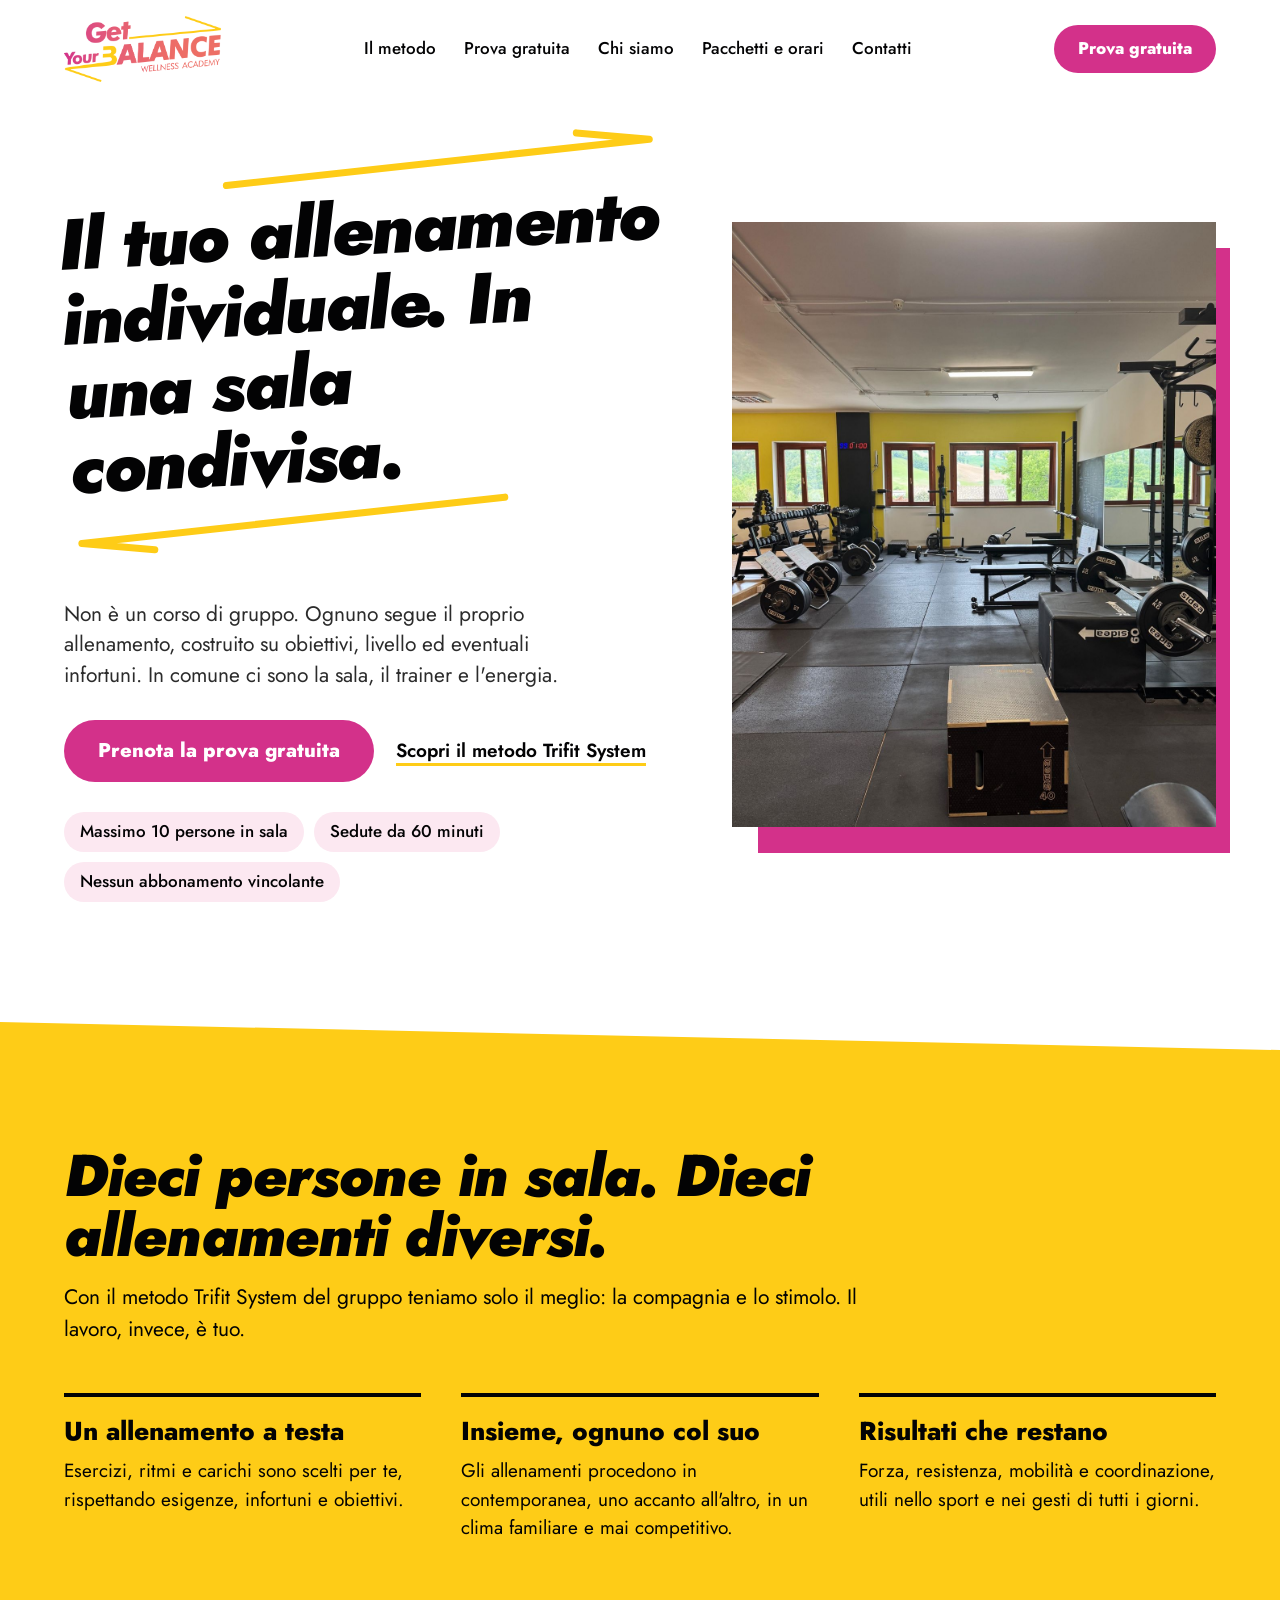
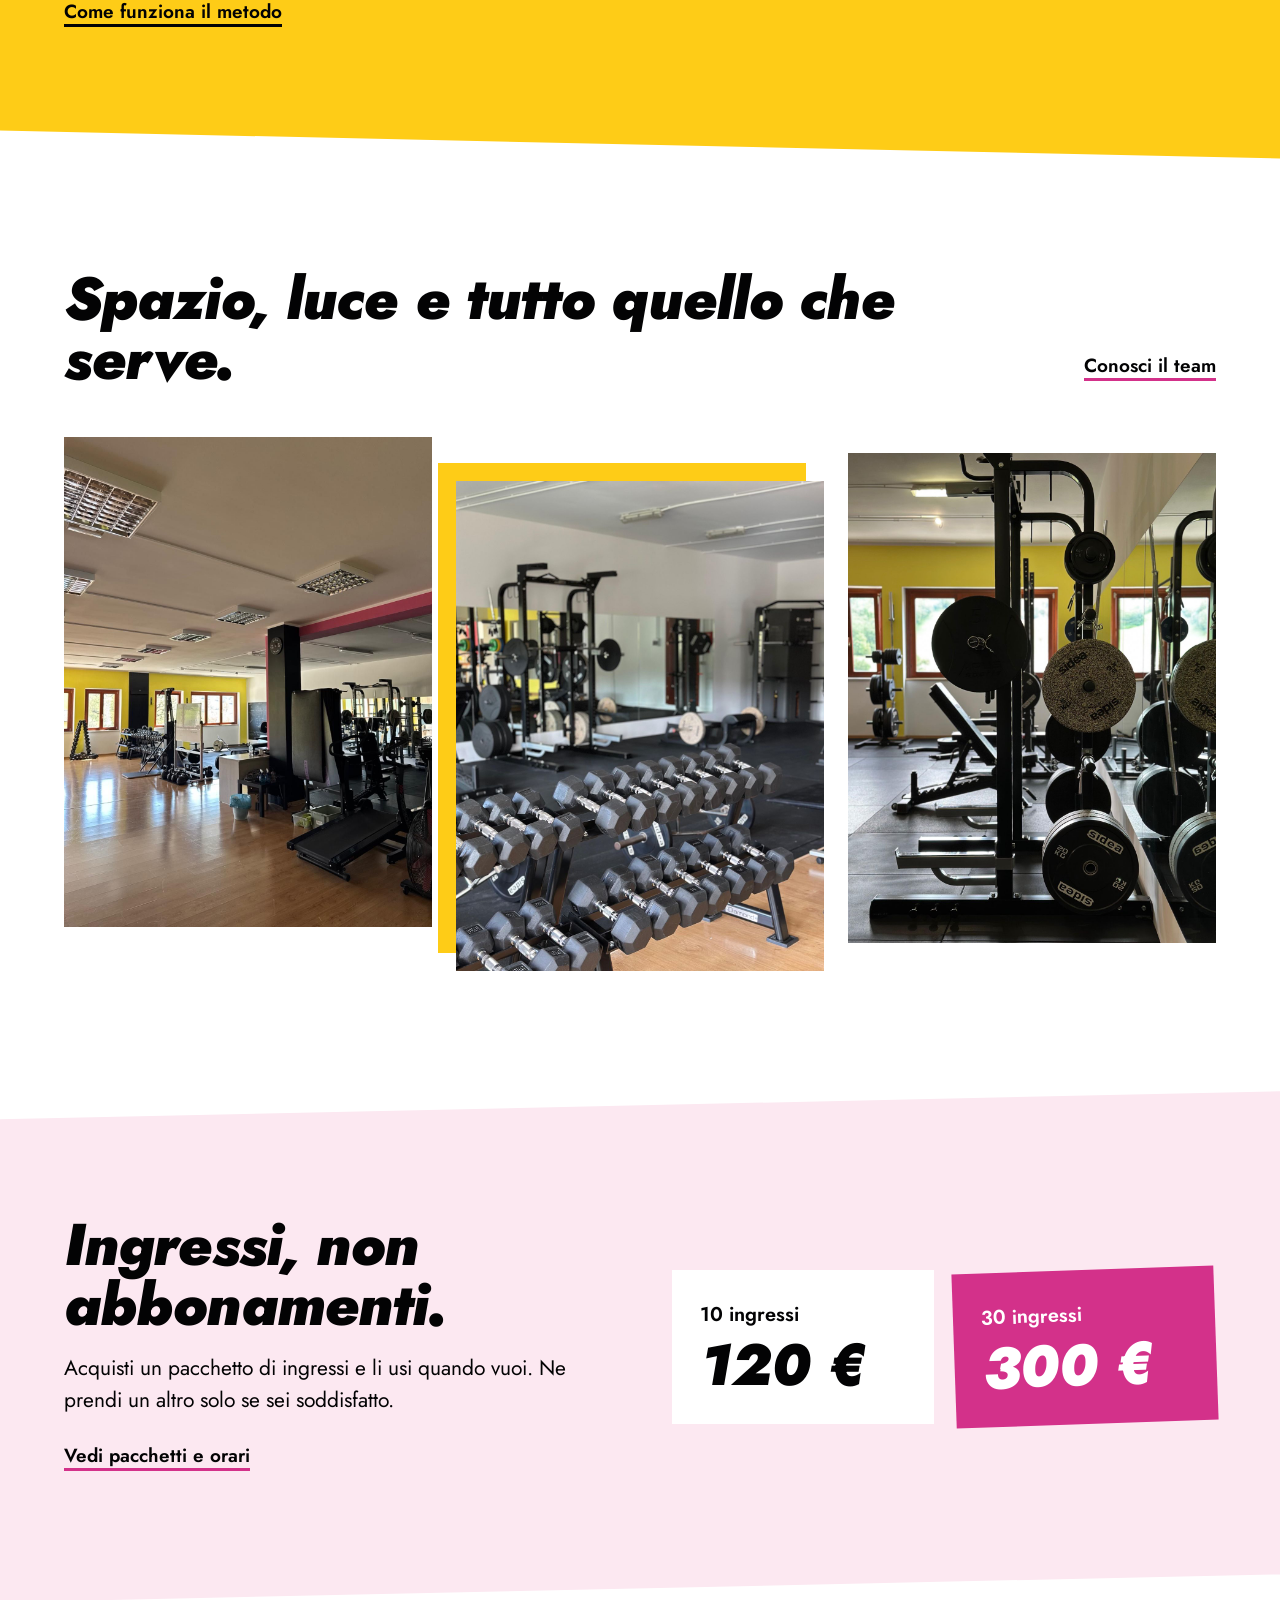
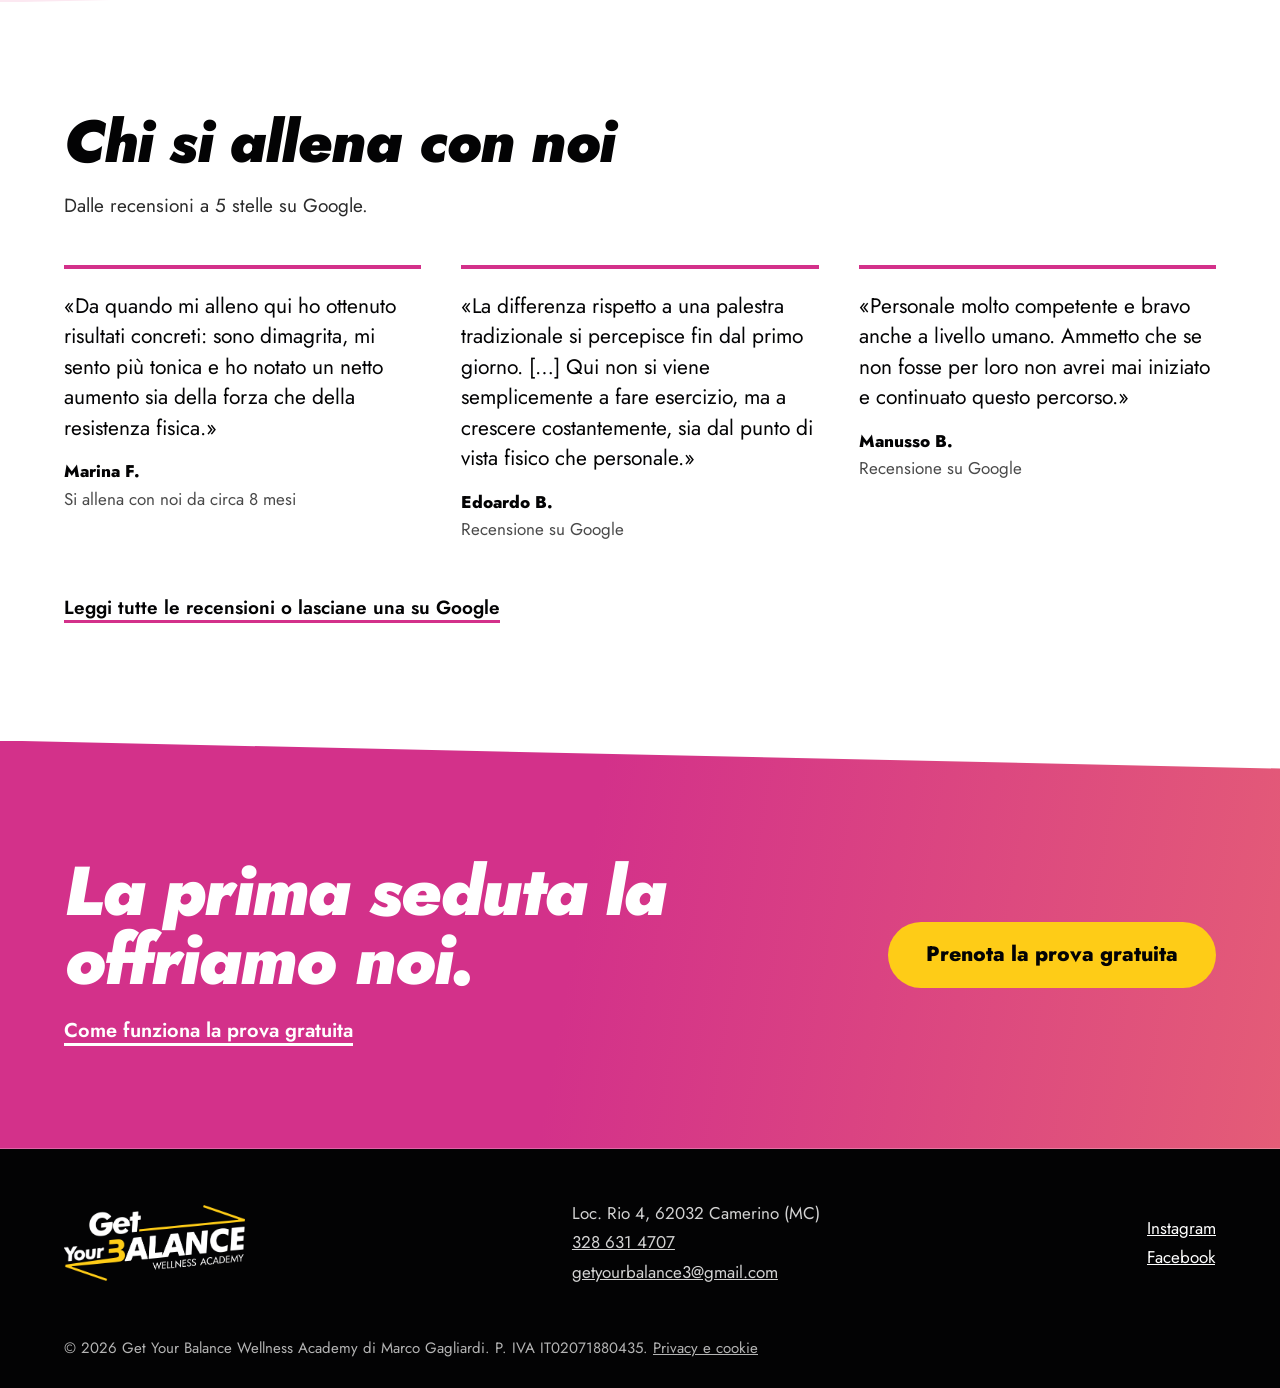
<file: index.html>
<!doctype html>
<html lang="it">
<head>
<meta charset="utf-8">
<meta name="viewport" content="width=device-width, initial-scale=1">
<title>Get Your Balance | Allenamento individuale in sala condivisa a Camerino</title>
<meta name="description" content="Il tuo allenamento individuale in una sala condivisa: massimo 10 persone, metodo Trifit System, trainer laureati. Prima prova gratuita a Camerino.">
<link rel="canonical" href="https://www.getyourbalancewellnessacademy.it/">
<meta name="theme-color" content="#D3318A">
<meta property="og:type" content="website">
<meta property="og:locale" content="it_IT">
<meta property="og:site_name" content="Get Your Balance Wellness Academy">
<meta property="og:title" content="Get Your Balance | Allenamento individuale in sala condivisa a Camerino">
<meta property="og:description" content="Il tuo allenamento individuale in una sala condivisa: massimo 10 persone, metodo Trifit System, trainer laureati. Prima prova gratuita a Camerino.">
<meta property="og:url" content="https://www.getyourbalancewellnessacademy.it/">
<meta property="og:image" content="https://www.getyourbalancewellnessacademy.it/og.jpg">
<link rel="icon" type="image/png" href="/favicon.png">
<link rel="apple-touch-icon" href="/apple-touch-icon.png">
<link rel="preload" href="/jost-latin-900-italic.woff2" as="font" type="font/woff2" crossorigin>
<link rel="preload" href="/jost-latin-400-normal.woff2" as="font" type="font/woff2" crossorigin>
<link rel="stylesheet" href="/site.css">
<script type="application/ld+json">{"@context": "https://schema.org", "@type": "ExerciseGym", "name": "Get Your Balance Wellness Academy", "url": "https://www.getyourbalancewellnessacademy.it/", "image": "https://www.getyourbalancewellnessacademy.it/og.jpg", "logo": "https://www.getyourbalancewellnessacademy.it/logo-colore.png", "telephone": "+39 328 631 4707", "email": "getyourbalance3@gmail.com", "priceRange": "€€", "address": {"@type": "PostalAddress", "streetAddress": "Loc. Rio 4", "postalCode": "62032", "addressLocality": "Camerino", "addressRegion": "MC", "addressCountry": "IT"}, "openingHoursSpecification": [{"@type": "OpeningHoursSpecification", "dayOfWeek": ["Monday", "Wednesday"], "opens": "07:00", "closes": "11:00"}, {"@type": "OpeningHoursSpecification", "dayOfWeek": ["Monday", "Wednesday"], "opens": "13:00", "closes": "15:30"}, {"@type": "OpeningHoursSpecification", "dayOfWeek": ["Monday", "Wednesday"], "opens": "17:00", "closes": "21:00"}, {"@type": "OpeningHoursSpecification", "dayOfWeek": ["Tuesday", "Thursday", "Friday"], "opens": "07:00", "closes": "11:00"}, {"@type": "OpeningHoursSpecification", "dayOfWeek": ["Tuesday", "Thursday", "Friday"], "opens": "13:00", "closes": "15:30"}, {"@type": "OpeningHoursSpecification", "dayOfWeek": ["Tuesday", "Thursday", "Friday"], "opens": "17:00", "closes": "20:00"}, {"@type": "OpeningHoursSpecification", "dayOfWeek": ["Saturday"], "opens": "09:00", "closes": "12:00"}], "sameAs": ["https://www.instagram.com/getyourbalance3/", "https://www.facebook.com/get.your.balance.3"]}</script>
</head>
<body>
<div class="page">
<a class="skip" href="#contenuto">Vai al contenuto</a>
<header>
<div class="hdr">
<a class="brand" href="/"><img src="/logo-colore.png" alt="Get Your Balance Wellness Academy, torna alla home" width="971" height="408"></a>
<nav id="site-nav" class="site-nav" aria-label="Pagine">
<a href="/metodo">Il metodo</a>
<a href="/prova-gratuita">Prova gratuita</a>
<a href="/chi-siamo">Chi siamo</a>
<a href="/pacchetti-e-orari">Pacchetti e orari</a>
<a href="/contatti">Contatti</a>
</nav>
<div class="hdr-actions">
<a class="btn-cta" href="https://wa.me/393286314707?text=Ciao!%20Vorrei%20prenotare%20la%20prova%20gratuita">Prova gratuita</a>
<button type="button" class="menu-toggle" aria-expanded="false" aria-controls="site-nav" aria-label="Apri il menu"><svg class="i-open" aria-hidden="true" width="22" height="22" viewBox="0 0 24 24" fill="none" stroke="currentColor" stroke-width="2.6" stroke-linecap="round"><path d="M4 7h16"/><path d="M4 12h16"/><path d="M4 17h16"/></svg><svg class="i-close" aria-hidden="true" width="22" height="22" viewBox="0 0 24 24" fill="none" stroke="currentColor" stroke-width="2.6" stroke-linecap="round"><path d="M6 6l12 12"/><path d="M18 6L6 18"/></svg></button>
</div>
</div>
</header>
<main id="contenuto">

<!-- HERO -->
<section style="background: #FFFFFF">
<div style="max-width: 1200px; margin: 0 auto; padding: 48px 24px 120px; display: flex; flex-wrap: wrap; gap: 64px; align-items: center">
<div style="flex: 1 1 500px; min-width: 0; display: flex; flex-direction: column; gap: 30px">
<div style="transform: rotate(-3deg); transform-origin: left center; display: flex; flex-direction: column; gap: 8px; padding: 10px 0">
<svg aria-hidden="true" viewBox="0 0 600 44" fill="none" style="width: 100%; height: auto; display: block"><path d="M170 38 L592 14 L520 4" stroke="#FECC17" stroke-width="7" stroke-linecap="round" stroke-linejoin="round"></path></svg>
<h1 style="margin: 0; font-style: italic; font-weight: 900; font-size: clamp(38px, 5.6vw, 74px); line-height: 1; letter-spacing: -0.02em">Il tuo allenamento individuale. In una sala condivisa.</h1>
<svg aria-hidden="true" viewBox="0 0 600 44" fill="none" style="width: 100%; height: auto; display: block"><path d="M430 6 L8 30 L80 40" stroke="#FECC17" stroke-width="7" stroke-linecap="round" stroke-linejoin="round"></path></svg>
</div>
<p style="margin: 0; max-width: 540px; font-size: 21px; line-height: 1.45; color: #2B2B2B">Non è un corso di gruppo. Ognuno segue il proprio allenamento, costruito su obiettivi, livello ed eventuali infortuni. In comune ci sono la sala, il trainer e l'energia.</p>
<div style="display: flex; flex-wrap: wrap; gap: 14px 22px; align-items: center">
<a href="https://wa.me/393286314707?text=Ciao!%20Vorrei%20prenotare%20la%20prova%20gratuita" style="display: inline-flex; align-items: center; min-height: 62px; padding: 0 34px; background: #D3318A; color: #FFFFFF; font-weight: 800; font-size: 20px; text-decoration: none; border-radius: 999px">Prenota la prova gratuita</a>
<a href="/metodo" style="min-height: 44px; display: inline-flex; align-items: center; font-weight: 600; font-size: 19px; text-decoration: underline; text-decoration-thickness: 3px; text-underline-offset: 6px; text-decoration-color: #FECC17">Scopri il metodo Trifit System</a>
</div>
<ul style="margin: 0; padding: 0; list-style: none; display: flex; flex-wrap: wrap; gap: 10px">
<li style="display: inline-flex; align-items: center; min-height: 40px; padding: 0 16px; background: #FCE8F1; border-radius: 999px; font-size: 17px; font-weight: 500">Massimo 10 persone in sala</li>
<li style="display: inline-flex; align-items: center; min-height: 40px; padding: 0 16px; background: #FCE8F1; border-radius: 999px; font-size: 17px; font-weight: 500">Sedute da 60 minuti</li>
<li style="display: inline-flex; align-items: center; min-height: 40px; padding: 0 16px; background: #FCE8F1; border-radius: 999px; font-size: 17px; font-weight: 500">Nessun abbonamento vincolante</li>
</ul>
</div>
<div style="flex: 1 1 380px; min-width: 0; position: relative">
<div aria-hidden="true" style="position: absolute; inset: 26px -14px -26px 26px; background: #D3318A"></div>
<img src="/sala-colline.jpg" alt="La sala di Get Your Balance: pedane, bilancieri e finestre sulle colline di Camerino" style="position: relative; aspect-ratio: 4 / 5; max-height: 620px; width: 100%; object-fit: cover; object-position: center 60%; display: block">
</div>
</div>
</section>

<!-- METODO IN BREVE -->
<section style="background: #FECC17; clip-path: polygon(0 0, 100% 28px, 100% 100%, 0 calc(100% - 28px))">
<div style="max-width: 1200px; margin: 0 auto; padding: 124px 24px; display: flex; flex-direction: column; gap: 48px">
<div style="display: flex; flex-direction: column; gap: 16px; max-width: 820px">
<h2 style="margin: 0; font-style: italic; font-weight: 900; font-size: clamp(32px, 4.6vw, 60px); line-height: 1.02; letter-spacing: -0.015em">Dieci persone in sala. Dieci allenamenti diversi.</h2>
<p style="margin: 0; font-size: 21px">Con il metodo Trifit System del gruppo teniamo solo il meglio: la compagnia e lo stimolo. Il lavoro, invece, è tuo.</p>
</div>
<div style="display: flex; flex-wrap: wrap; gap: 32px 40px">
<div style="flex: 1 1 280px; min-width: 0; border-top: 4px solid #030304; padding-top: 20px; display: flex; flex-direction: column; gap: 10px">
<h3 style="margin: 0; font-weight: 800; font-size: 26px; line-height: 1.15">Un allenamento a testa</h3>
<p style="margin: 0">Esercizi, ritmi e carichi sono scelti per te, rispettando esigenze, infortuni e obiettivi.</p>
</div>
<div style="flex: 1 1 280px; min-width: 0; border-top: 4px solid #030304; padding-top: 20px; display: flex; flex-direction: column; gap: 10px">
<h3 style="margin: 0; font-weight: 800; font-size: 26px; line-height: 1.15">Insieme, ognuno col suo</h3>
<p style="margin: 0">Gli allenamenti procedono in contemporanea, uno accanto all'altro, in un clima familiare e mai competitivo.</p>
</div>
<div style="flex: 1 1 280px; min-width: 0; border-top: 4px solid #030304; padding-top: 20px; display: flex; flex-direction: column; gap: 10px">
<h3 style="margin: 0; font-weight: 800; font-size: 26px; line-height: 1.15">Risultati che restano</h3>
<p style="margin: 0">Forza, resistenza, mobilità e coordinazione, utili nello sport e nei gesti di tutti i giorni.</p>
</div>
</div>
<a href="/metodo" style="align-self: flex-start; min-height: 44px; display: inline-flex; align-items: center; font-weight: 600; font-size: 19px; text-decoration: underline; text-decoration-thickness: 3px; text-underline-offset: 6px">Come funziona il metodo</a>
</div>
</section>

<!-- IL CENTRO -->
<section style="background: #FFFFFF">
<div style="max-width: 1200px; margin: 0 auto; padding: 110px 24px 120px; display: flex; flex-direction: column; gap: 48px">
<div style="display: flex; flex-wrap: wrap; gap: 16px 48px; align-items: flex-end; justify-content: space-between">
<h2 style="margin: 0; flex: 1 1 520px; min-width: 0; font-style: italic; font-weight: 900; font-size: clamp(32px, 4.6vw, 60px); line-height: 1.02; letter-spacing: -0.015em">Spazio, luce e tutto quello che serve.</h2>
<a href="/chi-siamo" style="min-height: 44px; display: inline-flex; align-items: center; font-weight: 600; font-size: 19px; text-decoration: underline; text-decoration-thickness: 3px; text-underline-offset: 6px; text-decoration-color: #D3318A">Conosci il team</a>
</div>
<div style="display: flex; flex-wrap: wrap; gap: 24px; align-items: flex-start">
<img src="/sala-parquet.jpg" alt="La sala di allenamento con parquet, kettlebell e manubri" style="flex: 1 1 260px; min-width: 0; width: 100%; aspect-ratio: 3 / 4; object-fit: cover; object-position: center 70%; display: block">
<div style="flex: 1 1 260px; min-width: 0; position: relative; margin-top: 44px">
<div aria-hidden="true" style="position: absolute; inset: -18px 18px 18px -18px; background: #FECC17"></div>
<img src="/manubri.jpg" alt="Rastrelliera di manubri con i rack sullo sfondo" style="position: relative; width: 100%; aspect-ratio: 3 / 4; object-fit: cover; display: block">
</div>
<img src="/rack.jpg" alt="Rack con dischi e panca regolabile" style="flex: 1 1 260px; min-width: 0; width: 100%; aspect-ratio: 3 / 4; object-fit: cover; display: block; margin-top: 16px">
</div>
</div>
</section>

<!-- PACCHETTI IN BREVE -->
<section style="background: #FCE8F1; clip-path: polygon(0 28px, 100% 0, 100% calc(100% - 28px), 0 100%)">
<div style="max-width: 1200px; margin: 0 auto; padding: 124px 24px; display: flex; flex-wrap: wrap; gap: 44px 64px; align-items: center">
<div style="flex: 1 1 420px; min-width: 0; display: flex; flex-direction: column; gap: 18px">
<h2 style="margin: 0; font-style: italic; font-weight: 900; font-size: clamp(32px, 4.6vw, 60px); line-height: 1.02; letter-spacing: -0.015em">Ingressi, non abbonamenti.</h2>
<p style="margin: 0; font-size: 21px">Acquisti un pacchetto di ingressi e li usi quando vuoi. Ne prendi un altro solo se sei soddisfatto.</p>
<a href="/pacchetti-e-orari" style="align-self: flex-start; min-height: 44px; display: inline-flex; align-items: center; font-weight: 600; font-size: 19px; text-decoration: underline; text-decoration-thickness: 3px; text-underline-offset: 6px; text-decoration-color: #D3318A">Vedi pacchetti e orari</a>
</div>
<div style="flex: 1 1 420px; min-width: 0; display: flex; flex-wrap: wrap; gap: 20px">
<div style="flex: 1 1 200px; min-width: 0; background: #FFFFFF; padding: 30px 28px; display: flex; flex-direction: column; gap: 6px">
<span style="font-weight: 600; font-size: 20px">10 ingressi</span>
<span style="font-style: italic; font-weight: 900; font-size: 58px; line-height: 1">120 €</span>
</div>
<div style="flex: 1 1 200px; min-width: 0; background: #D3318A; color: #FFFFFF; padding: 30px 28px; display: flex; flex-direction: column; gap: 6px; transform: rotate(-2deg)">
<span style="font-weight: 600; font-size: 20px">30 ingressi</span>
<span style="font-style: italic; font-weight: 900; font-size: 58px; line-height: 1">300 €</span>
</div>
</div>
</div>
</section>

<!-- TESTIMONIANZE -->
<section style="background: #FFFFFF">
<div style="max-width: 1200px; margin: 0 auto; padding: 110px 24px; display: flex; flex-direction: column; gap: 44px">
<h2 style="margin: 0; font-style: italic; font-weight: 900; font-size: clamp(32px, 4.6vw, 60px); line-height: 1.02; letter-spacing: -0.015em">Chi si allena con noi</h2>
<p style="margin: -24px 0 0; font-size: 19px; color: #2B2B2B">Dalle recensioni a 5 stelle su Google.</p>
<div style="display: flex; flex-wrap: wrap; gap: 32px 40px">
<figure style="flex: 1 1 280px; min-width: 0; margin: 0; border-top: 4px solid #D3318A; padding-top: 22px; display: flex; flex-direction: column; gap: 16px">
<blockquote style="margin: 0; font-size: 21px; line-height: 1.45">«Da quando mi alleno qui ho ottenuto risultati concreti: sono dimagrita, mi sento più tonica e ho notato un netto aumento sia della forza che della resistenza fisica.»</blockquote>
<figcaption style="display: flex; flex-direction: column; gap: 2px; font-size: 17px"><span style="font-weight: 800">Marina F.</span><span style="color: #4A4A4A">Si allena con noi da circa 8 mesi</span></figcaption>
</figure>
<figure style="flex: 1 1 280px; min-width: 0; margin: 0; border-top: 4px solid #D3318A; padding-top: 22px; display: flex; flex-direction: column; gap: 16px">
<blockquote style="margin: 0; font-size: 21px; line-height: 1.45">«La differenza rispetto a una palestra tradizionale si percepisce fin dal primo giorno. […] Qui non si viene semplicemente a fare esercizio, ma a crescere costantemente, sia dal punto di vista fisico che personale.»</blockquote>
<figcaption style="display: flex; flex-direction: column; gap: 2px; font-size: 17px"><span style="font-weight: 800">Edoardo B.</span><span style="color: #4A4A4A">Recensione su Google</span></figcaption>
</figure>
<figure style="flex: 1 1 280px; min-width: 0; margin: 0; border-top: 4px solid #D3318A; padding-top: 22px; display: flex; flex-direction: column; gap: 16px">
<blockquote style="margin: 0; font-size: 21px; line-height: 1.45">«Personale molto competente e bravo anche a livello umano. Ammetto che se non fosse per loro non avrei mai iniziato e continuato questo percorso.»</blockquote>
<figcaption style="display: flex; flex-direction: column; gap: 2px; font-size: 17px"><span style="font-weight: 800">Manusso B.</span><span style="color: #4A4A4A">Recensione su Google</span></figcaption>
</figure>
</div>
<a href="https://g.page/r/CQYDs2sI74cCEBM/review" style="align-self: flex-start; min-height: 44px; display: inline-flex; align-items: center; font-weight: 600; font-size: 19px; text-decoration: underline; text-decoration-thickness: 3px; text-underline-offset: 6px; text-decoration-color: #D3318A">Leggi tutte le recensioni o lasciane una su Google</a>
</div>
</section>

<!-- CTA FINALE -->
<section style="background: linear-gradient(100deg, #D3318A 0%, #D3318A 45%, #E45C77 100%); color: #FFFFFF; clip-path: polygon(0 0, 100% 28px, 100% 100%, 0 100%)">
<div style="max-width: 1200px; margin: 0 auto; padding: 116px 24px 96px; display: flex; flex-wrap: wrap; gap: 32px 56px; align-items: center; justify-content: space-between">
<div style="flex: 1 1 480px; min-width: 0; display: flex; flex-direction: column; gap: 14px">
<h2 style="margin: 0; font-style: italic; font-weight: 900; font-size: clamp(36px, 5.4vw, 70px); line-height: 1; letter-spacing: -0.02em">La prima seduta la offriamo noi.</h2>
<a href="/prova-gratuita" style="align-self: flex-start; min-height: 44px; display: inline-flex; align-items: center; font-size: 20px; font-weight: 600; color: #FFFFFF; text-decoration: underline; text-decoration-thickness: 3px; text-underline-offset: 6px">Come funziona la prova gratuita</a>
</div>
<a href="https://wa.me/393286314707?text=Ciao!%20Vorrei%20prenotare%20la%20prova%20gratuita" style="display: inline-flex; align-items: center; min-height: 66px; padding: 0 38px; background: #FECC17; color: #030304; font-weight: 800; font-size: 21px; text-decoration: none; border-radius: 999px">Prenota la prova gratuita</a>
</div>
</section>

</main>
<footer class="ftr" style="background: #030304; color: #FFFFFF">
<div style="max-width: 1200px; margin: 0 auto; padding: 52px 24px; display: flex; flex-wrap: wrap; gap: 28px 48px; align-items: center; justify-content: space-between">
<img src="/logo-bianco.png" alt="Get Your Balance Wellness Academy" style="height: 76px; width: auto; display: block">
<div style="font-size: 17px; color: #D2D2D2; display: flex; flex-direction: column; gap: 4px">
<span>Loc. Rio 4, 62032 Camerino (MC)</span>
<a href="tel:+393286314707" style="color: #D2D2D2">328 631 4707</a>
<a href="mailto:getyourbalance3@gmail.com" style="color: #D2D2D2">getyourbalance3@gmail.com</a>
</div>
<div style="display: flex; flex-direction: column; gap: 4px; font-size: 17px">
<a href="https://www.instagram.com/getyourbalance3/" style="color: #FFFFFF">Instagram</a>
<a href="https://www.facebook.com/get.your.balance.3" style="color: #FFFFFF">Facebook</a>
</div>
</div>
<div style="max-width: 1200px; margin: 0 auto; padding: 0 24px 28px; font-size: 15px; color: #B4B4B4">© 2026 Get Your Balance Wellness Academy di Marco Gagliardi. P. IVA IT02071880435. <a href="/privacy" style="color: #B4B4B4">Privacy e cookie</a></div>
</footer>
</div>
<script src="/site.js" defer></script>
</body>
</html>
</file>
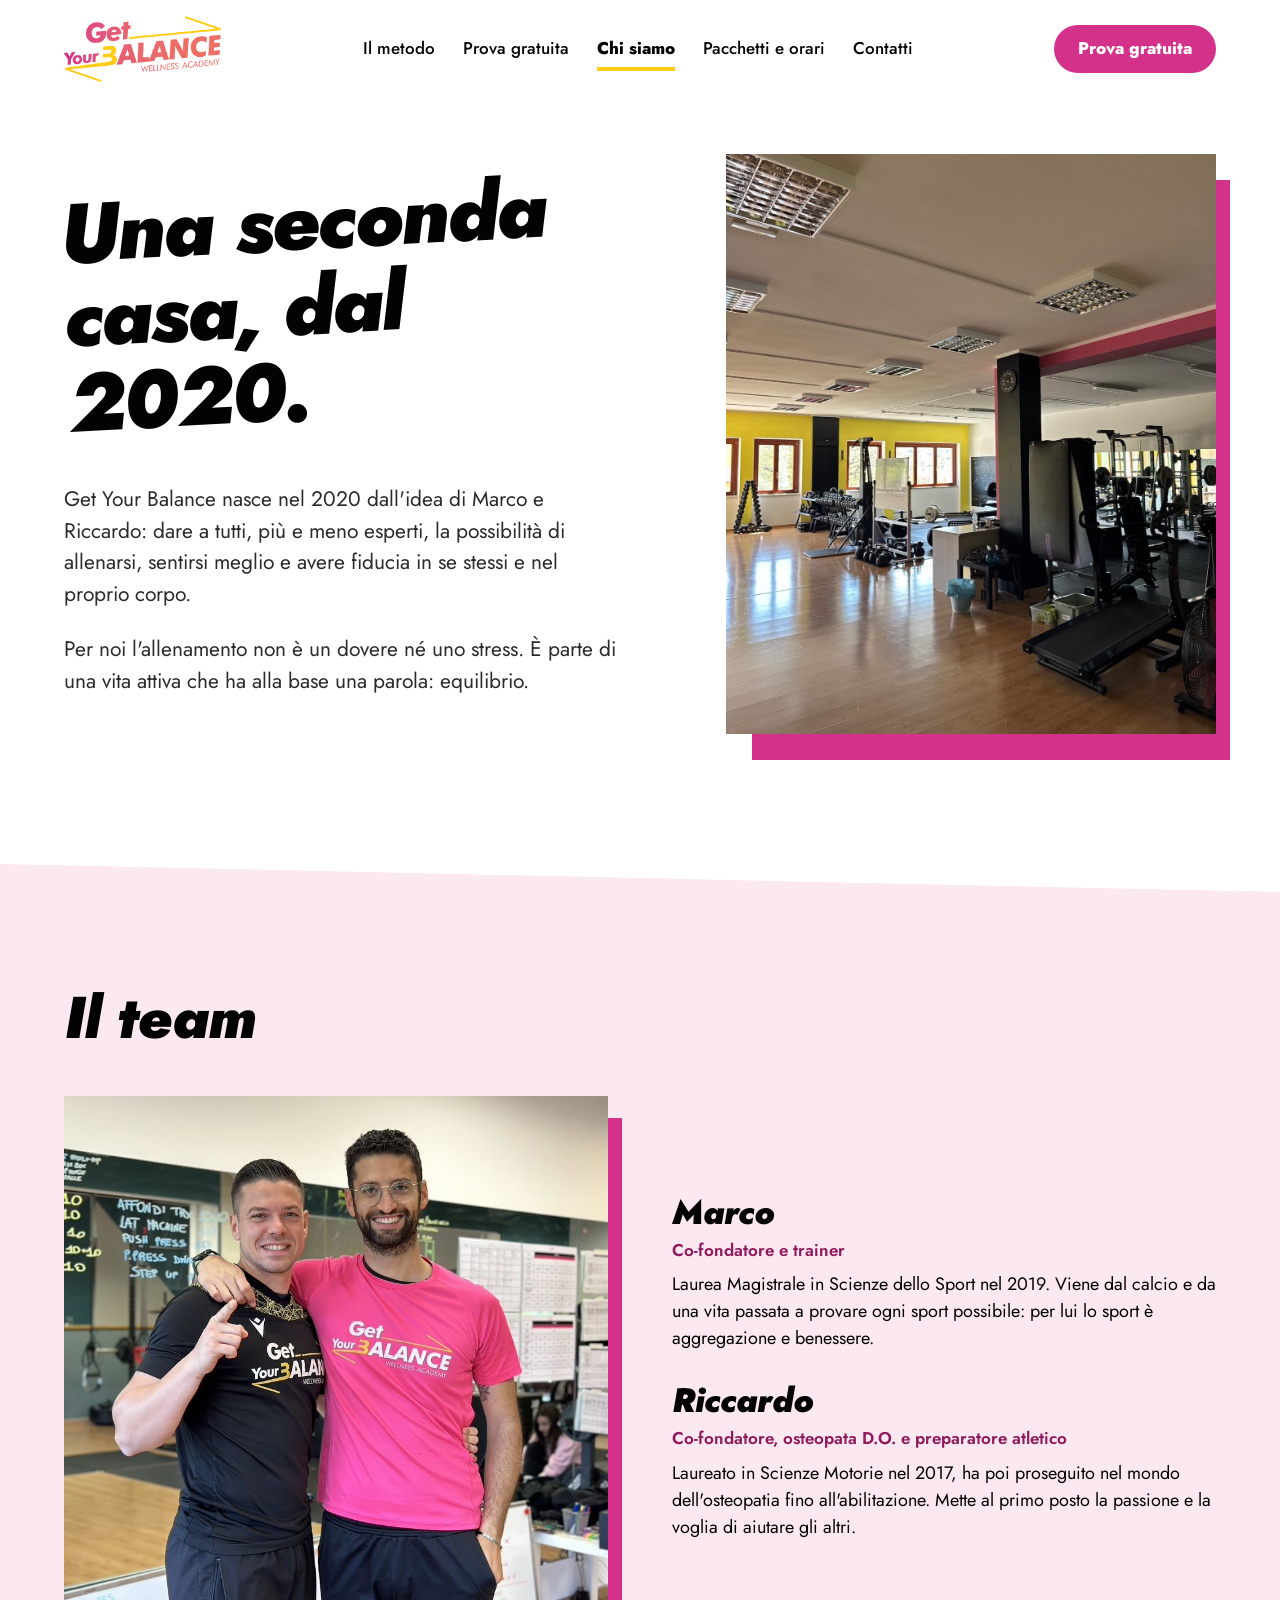
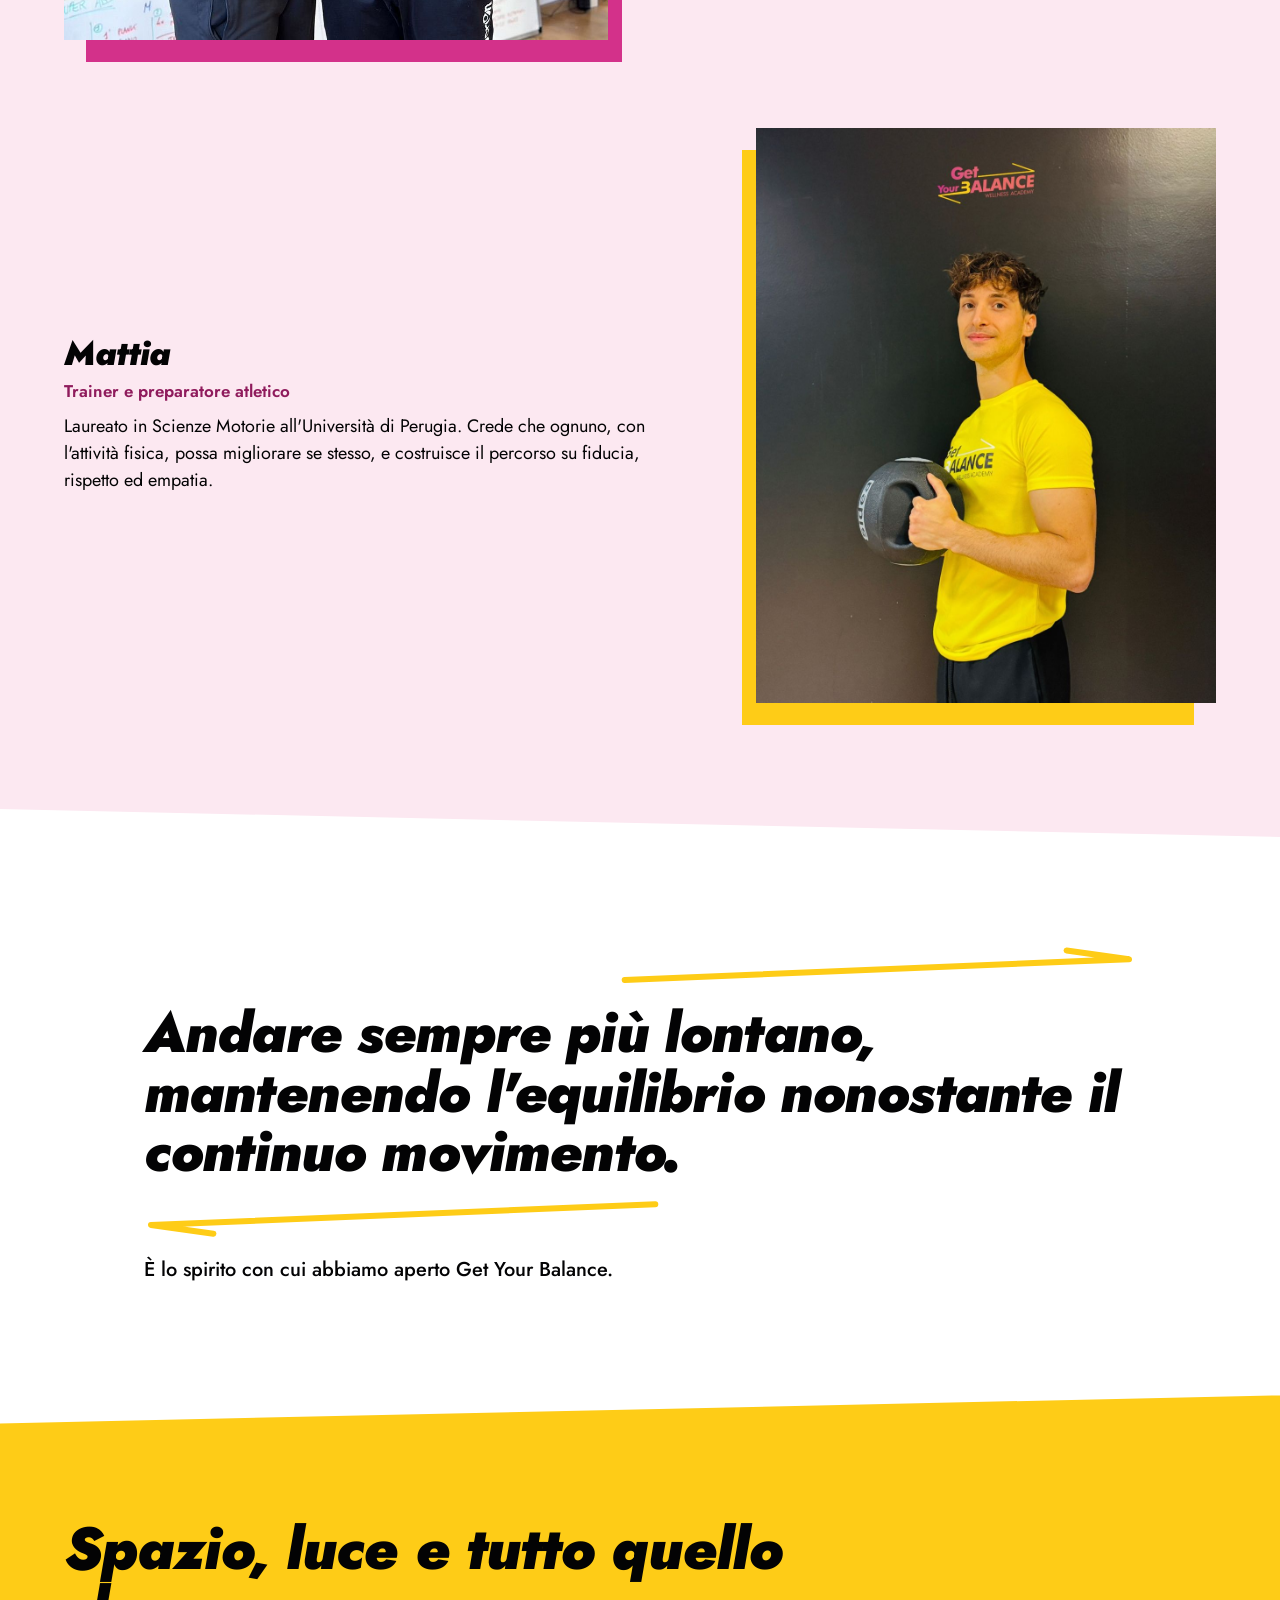
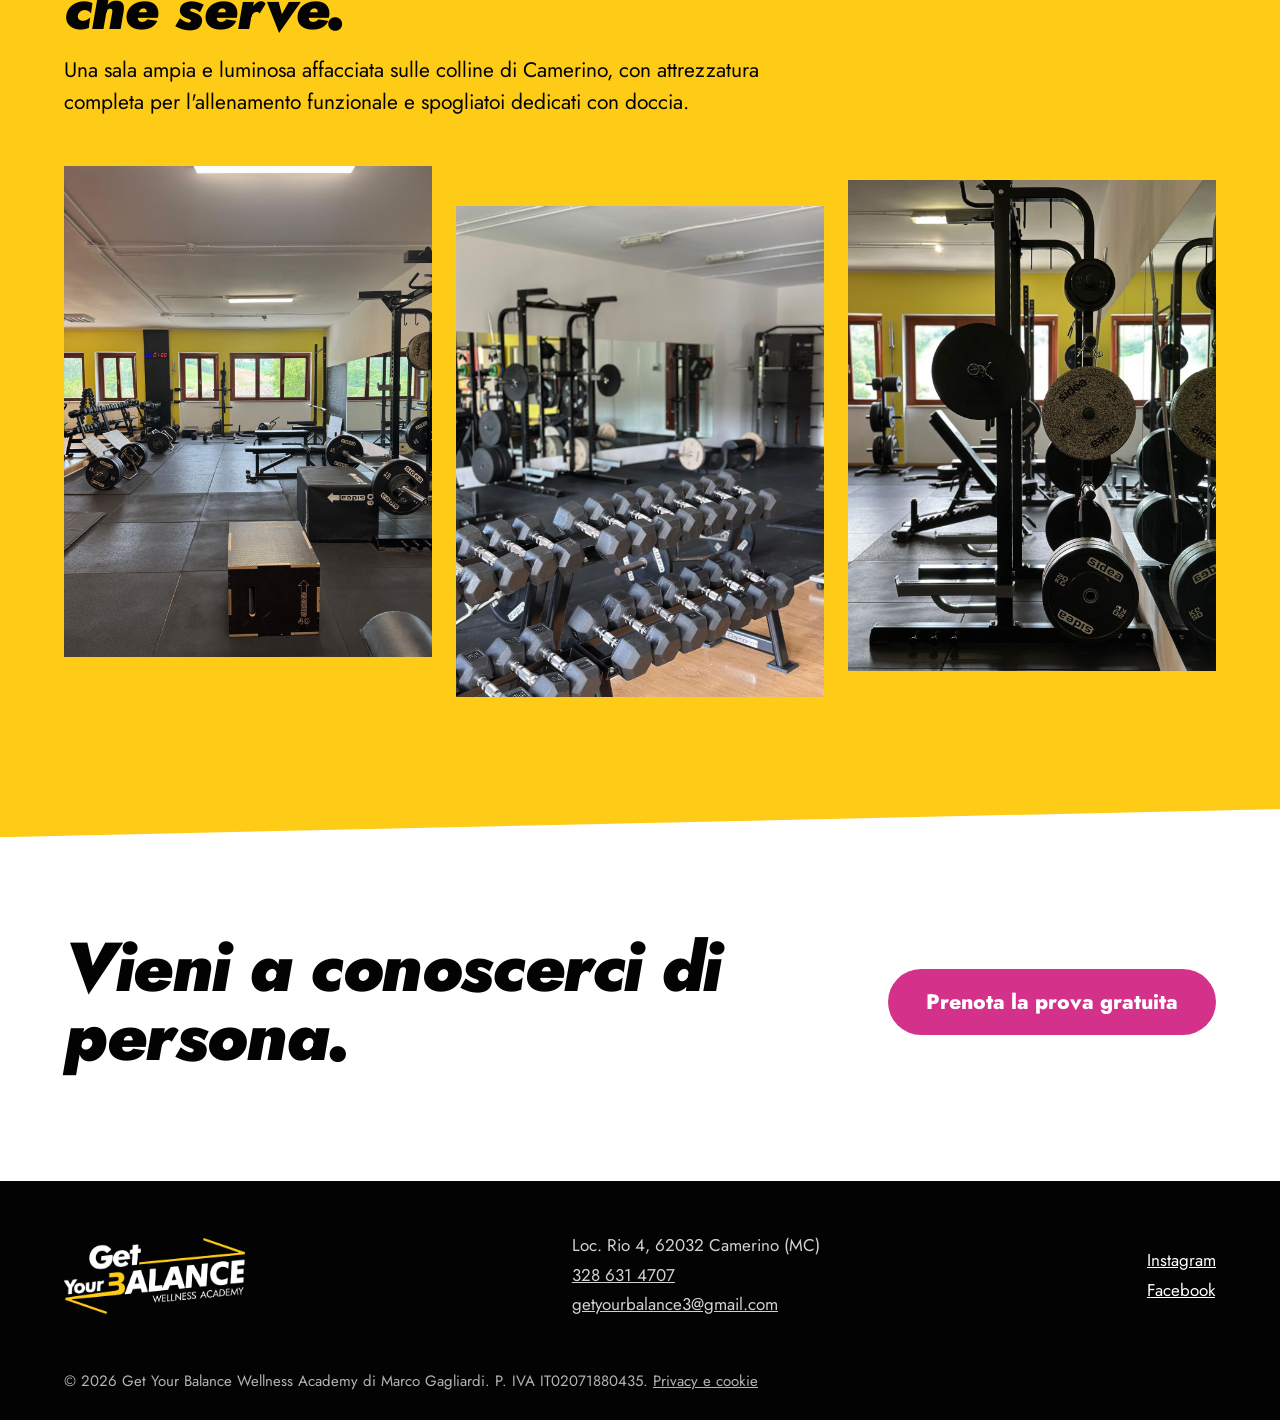
<file: chi-siamo.html>
<!doctype html>
<html lang="it">
<head>
<meta charset="utf-8">
<meta name="viewport" content="width=device-width, initial-scale=1">
<title>Chi siamo | Get Your Balance Camerino</title>
<meta name="description" content="Dal 2020 una seconda casa per allenarsi a Camerino. Conosci Marco, Riccardo e Mattia e la sala di Get Your Balance.">
<link rel="canonical" href="https://www.getyourbalancewellnessacademy.it/chi-siamo">
<meta name="theme-color" content="#D3318A">
<meta property="og:type" content="website">
<meta property="og:locale" content="it_IT">
<meta property="og:site_name" content="Get Your Balance Wellness Academy">
<meta property="og:title" content="Chi siamo | Get Your Balance Camerino">
<meta property="og:description" content="Dal 2020 una seconda casa per allenarsi a Camerino. Conosci Marco, Riccardo e Mattia e la sala di Get Your Balance.">
<meta property="og:url" content="https://www.getyourbalancewellnessacademy.it/chi-siamo">
<meta property="og:image" content="https://www.getyourbalancewellnessacademy.it/og.jpg">
<link rel="icon" type="image/png" href="/favicon.png">
<link rel="apple-touch-icon" href="/apple-touch-icon.png">
<link rel="preload" href="/jost-latin-900-italic.woff2" as="font" type="font/woff2" crossorigin>
<link rel="preload" href="/jost-latin-400-normal.woff2" as="font" type="font/woff2" crossorigin>
<link rel="stylesheet" href="/site.css">
</head>
<body>
<div class="page">
<a class="skip" href="#contenuto">Vai al contenuto</a>
<header>
<div class="hdr">
<a class="brand" href="/"><img src="/logo-colore.png" alt="Get Your Balance Wellness Academy, torna alla home" width="971" height="408"></a>
<nav id="site-nav" class="site-nav" aria-label="Pagine">
<a href="/metodo">Il metodo</a>
<a href="/prova-gratuita">Prova gratuita</a>
<a href="/chi-siamo" aria-current="page">Chi siamo</a>
<a href="/pacchetti-e-orari">Pacchetti e orari</a>
<a href="/contatti">Contatti</a>
</nav>
<div class="hdr-actions">
<a class="btn-cta" href="https://wa.me/393286314707?text=Ciao!%20Vorrei%20prenotare%20la%20prova%20gratuita">Prova gratuita</a>
<button type="button" class="menu-toggle" aria-expanded="false" aria-controls="site-nav" aria-label="Apri il menu"><svg class="i-open" aria-hidden="true" width="22" height="22" viewBox="0 0 24 24" fill="none" stroke="currentColor" stroke-width="2.6" stroke-linecap="round"><path d="M4 7h16"/><path d="M4 12h16"/><path d="M4 17h16"/></svg><svg class="i-close" aria-hidden="true" width="22" height="22" viewBox="0 0 24 24" fill="none" stroke="currentColor" stroke-width="2.6" stroke-linecap="round"><path d="M6 6l12 12"/><path d="M18 6L6 18"/></svg></button>
</div>
</div>
</header>
<main id="contenuto">

<!-- TESTATA -->
<section style="background: #FFFFFF">
<div style="max-width: 1200px; margin: 0 auto; padding: 56px 24px 130px; display: flex; flex-wrap: wrap; gap: 56px 72px; align-items: center">
<div style="flex: 1 1 480px; min-width: 0; display: flex; flex-direction: column; gap: 24px">
<h1 style="margin: 0 0 14px; font-style: italic; font-weight: 900; font-size: clamp(42px, 6.4vw, 88px); line-height: 0.96; letter-spacing: -0.025em; transform: rotate(-3deg); transform-origin: left center">Una seconda casa, dal 2020.</h1>
<p style="margin: 0; font-size: 21px; color: #2B2B2B; max-width: 560px">Get Your Balance nasce nel 2020 dall'idea di Marco e Riccardo: dare a tutti, più e meno esperti, la possibilità di allenarsi, sentirsi meglio e avere fiducia in se stessi e nel proprio corpo.</p>
<p style="margin: 0; font-size: 21px; color: #2B2B2B; max-width: 560px">Per noi l'allenamento non è un dovere né uno stress. È parte di una vita attiva che ha alla base una parola: equilibrio.</p>
</div>
<div style="flex: 1 1 380px; min-width: 0; position: relative">
<div aria-hidden="true" style="position: absolute; inset: 26px -14px -26px 26px; background: #D3318A"></div>
<img src="/sala-parquet.jpg" alt="La sala di Get Your Balance con parquet, kettlebell e manubri" style="position: relative; width: 100%; max-height: 580px; aspect-ratio: 4 / 5; object-fit: cover; object-position: center 70%; display: block">
</div>
</div>
</section>

<!-- TEAM -->
<section style="background: #FCE8F1; clip-path: polygon(0 0, 100% 28px, 100% 100%, 0 calc(100% - 28px))">
<div style="max-width: 1200px; margin: 0 auto; padding: 124px 24px 134px; display: flex; flex-direction: column; gap: 48px">
<h2 style="margin: 0; font-style: italic; font-weight: 900; font-size: clamp(32px, 4.6vw, 60px); line-height: 1.02; letter-spacing: -0.015em">Il team</h2>
<div style="display: flex; flex-wrap: wrap; gap: 48px 64px; align-items: center">
<div style="flex: 1 1 420px; min-width: 0; position: relative">
<div aria-hidden="true" style="position: absolute; inset: 22px -14px -22px 22px; background: #D3318A"></div>
<img src="/marco-riccardo.jpg" alt="Marco e Riccardo, fondatori di Get Your Balance, in sala con le magliette del centro" style="position: relative; width: 100%; max-height: 560px; aspect-ratio: 1 / 1; object-fit: cover; object-position: center 30%; display: block">
</div>
<div style="flex: 1 1 420px; min-width: 0; display: flex; flex-direction: column; gap: 32px">
<div style="display: flex; flex-direction: column; gap: 8px">
<h3 style="margin: 0; font-style: italic; font-weight: 900; font-size: 34px; line-height: 1">Marco</h3>
<div style="font-weight: 600; font-size: 17px; color: #8F1B5C">Co-fondatore e trainer</div>
<p style="margin: 0; font-size: 18px">Laurea Magistrale in Scienze dello Sport nel 2019. Viene dal calcio e da una vita passata a provare ogni sport possibile: per lui lo sport è aggregazione e benessere.</p>
</div>
<div style="display: flex; flex-direction: column; gap: 8px">
<h3 style="margin: 0; font-style: italic; font-weight: 900; font-size: 34px; line-height: 1">Riccardo</h3>
<div style="font-weight: 600; font-size: 17px; color: #8F1B5C">Co-fondatore, osteopata D.O. e preparatore atletico</div>
<p style="margin: 0; font-size: 18px">Laureato in Scienze Motorie nel 2017, ha poi proseguito nel mondo dell'osteopatia fino all'abilitazione. Mette al primo posto la passione e la voglia di aiutare gli altri.</p>
</div>
</div>
</div>
<div style="display: flex; flex-wrap: wrap-reverse; gap: 48px 64px; align-items: center; margin-top: 40px">
<div style="flex: 1 1 420px; min-width: 0; display: flex; flex-direction: column; gap: 8px">
<h3 style="margin: 0; font-style: italic; font-weight: 900; font-size: 34px; line-height: 1">Mattia</h3>
<div style="font-weight: 600; font-size: 17px; color: #8F1B5C">Trainer e preparatore atletico</div>
<p style="margin: 0; font-size: 18px">Laureato in Scienze Motorie all'Università di Perugia. Crede che ognuno, con l'attività fisica, possa migliorare se stesso, e costruisce il percorso su fiducia, rispetto ed empatia.</p>
</div>
<div style="flex: 1 1 340px; min-width: 0; max-width: 460px; position: relative">
<div aria-hidden="true" style="position: absolute; inset: 22px 22px -22px -14px; background: #FECC17"></div>
<img src="/mattia.jpg" alt="Mattia, trainer di Get Your Balance, con una palla medica" style="position: relative; width: 100%; aspect-ratio: 4 / 5; object-fit: cover; object-position: center 30%; display: block">
</div>
</div>
</div>
</section>

<!-- EQUILIBRIO -->
<section style="background: #FFFFFF">
<div style="max-width: 1040px; margin: 0 auto; padding: 110px 24px; display: flex; flex-direction: column; gap: 18px">
<svg aria-hidden="true" viewBox="0 0 600 44" fill="none" style="width: min(100%, 520px); height: auto; display: block; align-self: flex-end"><path d="M10 38 L592 14 L520 4" stroke="#FECC17" stroke-width="7" stroke-linecap="round" stroke-linejoin="round"></path></svg>
<p style="margin: 0; font-style: italic; font-weight: 900; font-size: clamp(30px, 4.4vw, 56px); line-height: 1.06; letter-spacing: -0.015em">Andare sempre più lontano, mantenendo l'equilibrio nonostante il continuo movimento.</p>
<svg aria-hidden="true" viewBox="0 0 600 44" fill="none" style="width: min(100%, 520px); height: auto; display: block"><path d="M590 6 L8 30 L80 40" stroke="#FECC17" stroke-width="7" stroke-linecap="round" stroke-linejoin="round"></path></svg>
<p style="margin: 0; font-size: 20px; font-weight: 500">È lo spirito con cui abbiamo aperto Get Your Balance.</p>
</div>
</section>

<!-- IL CENTRO -->
<section style="background: #FECC17; clip-path: polygon(0 28px, 100% 0, 100% calc(100% - 28px), 0 100%)">
<div style="max-width: 1200px; margin: 0 auto; padding: 124px 24px 140px; display: flex; flex-direction: column; gap: 48px">
<div style="display: flex; flex-direction: column; gap: 16px; max-width: 780px">
<h2 style="margin: 0; font-style: italic; font-weight: 900; font-size: clamp(32px, 4.6vw, 60px); line-height: 1.02; letter-spacing: -0.015em">Spazio, luce e tutto quello che serve.</h2>
<p style="margin: 0; font-size: 21px">Una sala ampia e luminosa affacciata sulle colline di Camerino, con attrezzatura completa per l'allenamento funzionale e spogliatoi dedicati con doccia.</p>
</div>
<div style="display: flex; flex-wrap: wrap; gap: 24px; align-items: flex-start">
<img src="/sala-colline.jpg" alt="La sala con pedane, bilancieri e finestre sulle colline" style="flex: 1 1 260px; min-width: 0; width: 100%; aspect-ratio: 3 / 4; object-fit: cover; display: block">
<img src="/manubri.jpg" alt="Rastrelliera di manubri con i rack sullo sfondo" style="flex: 1 1 260px; min-width: 0; width: 100%; aspect-ratio: 3 / 4; object-fit: cover; display: block; margin-top: 40px">
<img src="/rack.jpg" alt="Rack con dischi e panca regolabile" style="flex: 1 1 260px; min-width: 0; width: 100%; aspect-ratio: 3 / 4; object-fit: cover; display: block; margin-top: 14px">
</div>
</div>
</section>

<!-- CTA FINALE -->
<section style="background: #FFFFFF">
<div style="max-width: 1200px; margin: 0 auto; padding: 96px 24px 110px; display: flex; flex-wrap: wrap; gap: 32px 56px; align-items: center; justify-content: space-between">
<h2 style="margin: 0; flex: 1 1 480px; min-width: 0; font-style: italic; font-weight: 900; font-size: clamp(36px, 5.4vw, 70px); line-height: 1; letter-spacing: -0.02em">Vieni a conoscerci di persona.</h2>
<a href="https://wa.me/393286314707?text=Ciao!%20Vorrei%20prenotare%20la%20prova%20gratuita" style="display: inline-flex; align-items: center; min-height: 66px; padding: 0 38px; background: #D3318A; color: #FFFFFF; font-weight: 800; font-size: 21px; text-decoration: none; border-radius: 999px">Prenota la prova gratuita</a>
</div>
</section>

</main>
<footer class="ftr" style="background: #030304; color: #FFFFFF">
<div style="max-width: 1200px; margin: 0 auto; padding: 52px 24px; display: flex; flex-wrap: wrap; gap: 28px 48px; align-items: center; justify-content: space-between">
<img src="/logo-bianco.png" alt="Get Your Balance Wellness Academy" style="height: 76px; width: auto; display: block">
<div style="font-size: 17px; color: #D2D2D2; display: flex; flex-direction: column; gap: 4px">
<span>Loc. Rio 4, 62032 Camerino (MC)</span>
<a href="tel:+393286314707" style="color: #D2D2D2">328 631 4707</a>
<a href="mailto:getyourbalance3@gmail.com" style="color: #D2D2D2">getyourbalance3@gmail.com</a>
</div>
<div style="display: flex; flex-direction: column; gap: 4px; font-size: 17px">
<a href="https://www.instagram.com/getyourbalance3/" style="color: #FFFFFF">Instagram</a>
<a href="https://www.facebook.com/get.your.balance.3" style="color: #FFFFFF">Facebook</a>
</div>
</div>
<div style="max-width: 1200px; margin: 0 auto; padding: 0 24px 28px; font-size: 15px; color: #B4B4B4">© 2026 Get Your Balance Wellness Academy di Marco Gagliardi. P. IVA IT02071880435. <a href="/privacy" style="color: #B4B4B4">Privacy e cookie</a></div>
</footer>
</div>
<script src="/site.js" defer></script>
</body>
</html>
</file>
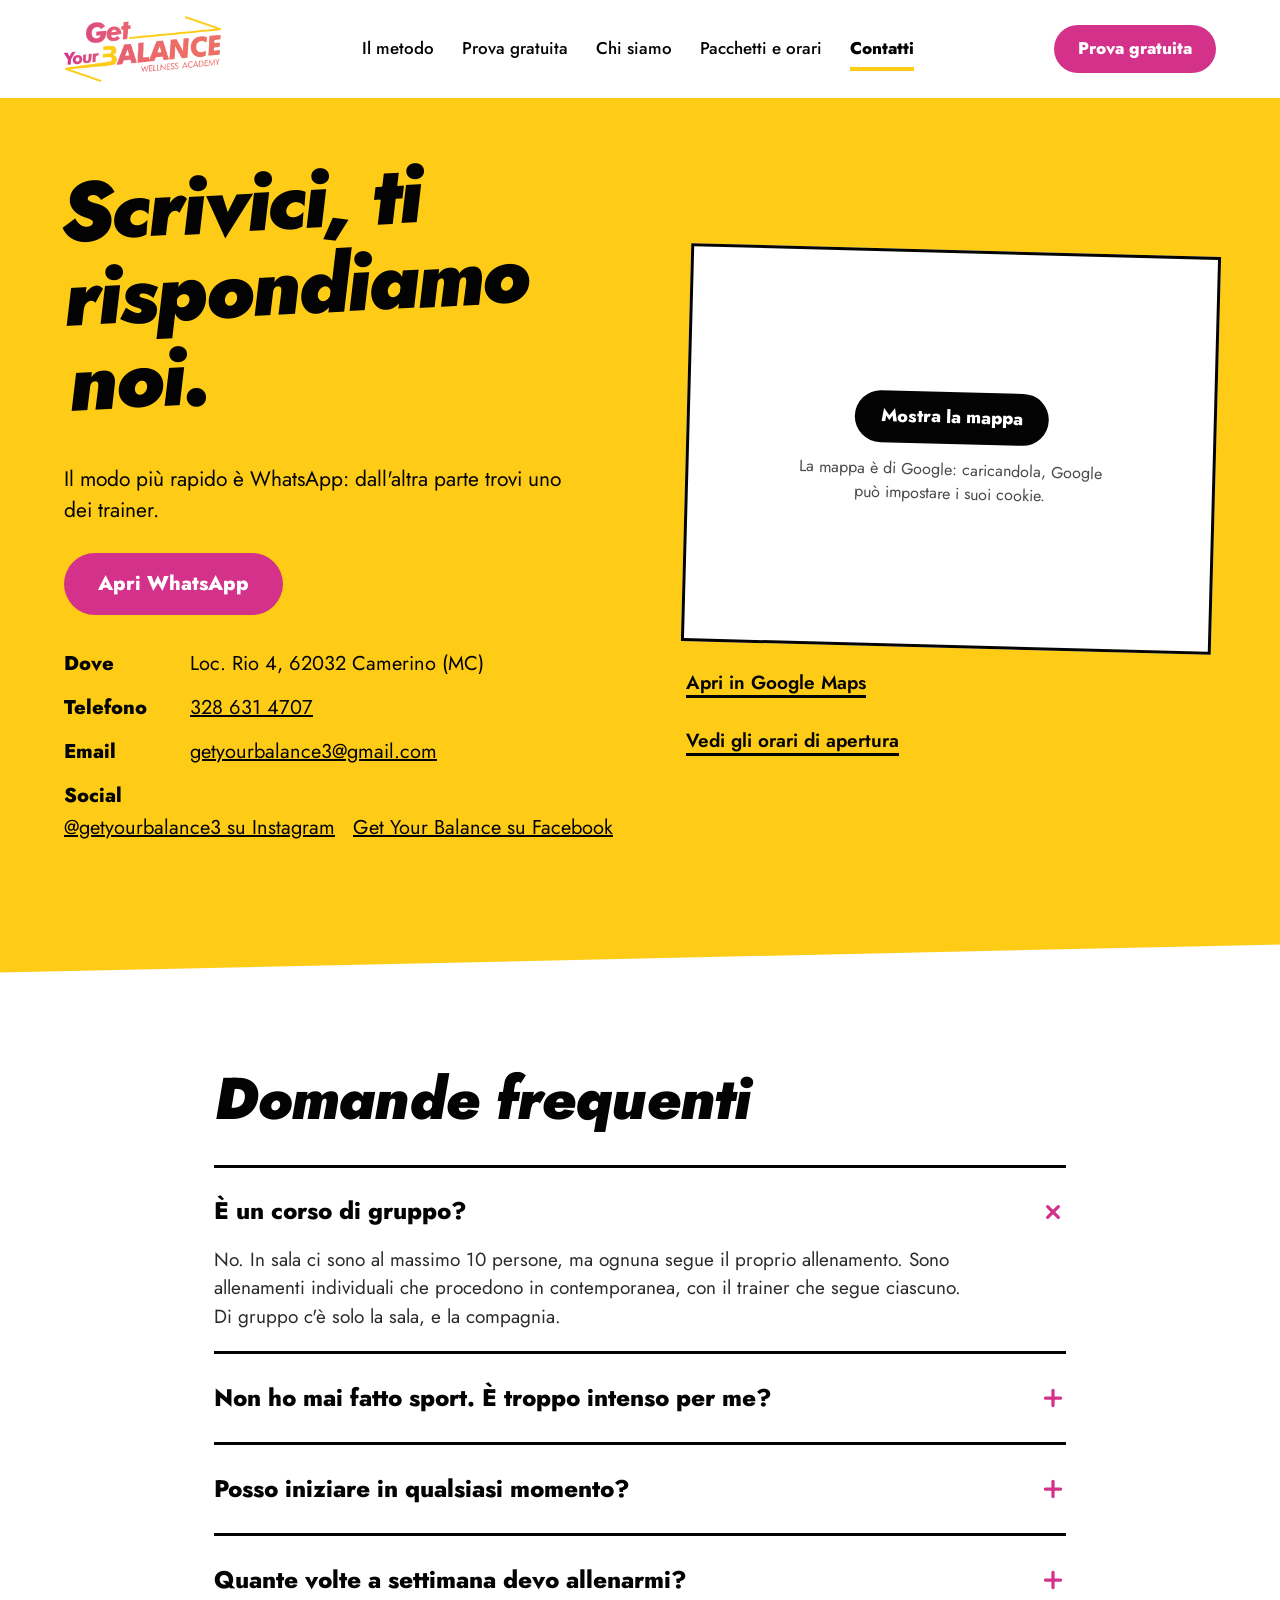
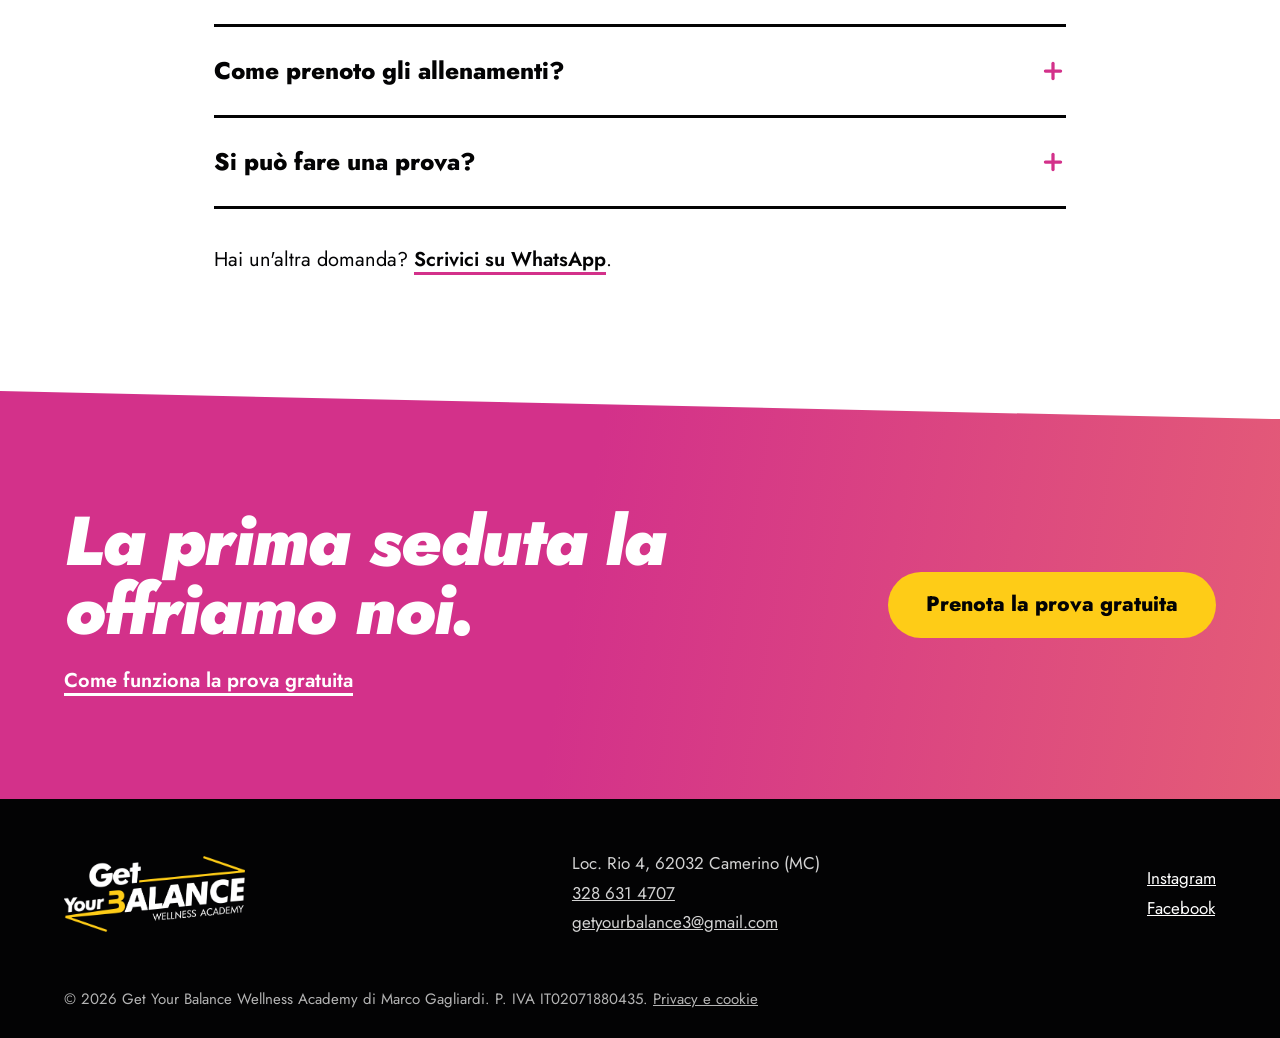
<file: contatti.html>
<!doctype html>
<html lang="it">
<head>
<meta charset="utf-8">
<meta name="viewport" content="width=device-width, initial-scale=1">
<title>Contatti e domande frequenti | Get Your Balance Camerino</title>
<meta name="description" content="Loc. Rio 4, Camerino (MC). Scrivici su WhatsApp al 328 631 4707 e leggi le risposte alle domande più frequenti.">
<link rel="canonical" href="https://www.getyourbalancewellnessacademy.it/contatti">
<meta name="theme-color" content="#D3318A">
<meta property="og:type" content="website">
<meta property="og:locale" content="it_IT">
<meta property="og:site_name" content="Get Your Balance Wellness Academy">
<meta property="og:title" content="Contatti e domande frequenti | Get Your Balance Camerino">
<meta property="og:description" content="Loc. Rio 4, Camerino (MC). Scrivici su WhatsApp al 328 631 4707 e leggi le risposte alle domande più frequenti.">
<meta property="og:url" content="https://www.getyourbalancewellnessacademy.it/contatti">
<meta property="og:image" content="https://www.getyourbalancewellnessacademy.it/og.jpg">
<link rel="icon" type="image/png" href="/favicon.png">
<link rel="apple-touch-icon" href="/apple-touch-icon.png">
<link rel="preload" href="/jost-latin-900-italic.woff2" as="font" type="font/woff2" crossorigin>
<link rel="preload" href="/jost-latin-400-normal.woff2" as="font" type="font/woff2" crossorigin>
<link rel="stylesheet" href="/site.css">
</head>
<body>
<div class="page">
<a class="skip" href="#contenuto">Vai al contenuto</a>
<header>
<div class="hdr">
<a class="brand" href="/"><img src="/logo-colore.png" alt="Get Your Balance Wellness Academy, torna alla home" width="971" height="408"></a>
<nav id="site-nav" class="site-nav" aria-label="Pagine">
<a href="/metodo">Il metodo</a>
<a href="/prova-gratuita">Prova gratuita</a>
<a href="/chi-siamo">Chi siamo</a>
<a href="/pacchetti-e-orari">Pacchetti e orari</a>
<a href="/contatti" aria-current="page">Contatti</a>
</nav>
<div class="hdr-actions">
<a class="btn-cta" href="https://wa.me/393286314707?text=Ciao!%20Vorrei%20prenotare%20la%20prova%20gratuita">Prova gratuita</a>
<button type="button" class="menu-toggle" aria-expanded="false" aria-controls="site-nav" aria-label="Apri il menu"><svg class="i-open" aria-hidden="true" width="22" height="22" viewBox="0 0 24 24" fill="none" stroke="currentColor" stroke-width="2.6" stroke-linecap="round"><path d="M4 7h16"/><path d="M4 12h16"/><path d="M4 17h16"/></svg><svg class="i-close" aria-hidden="true" width="22" height="22" viewBox="0 0 24 24" fill="none" stroke="currentColor" stroke-width="2.6" stroke-linecap="round"><path d="M6 6l12 12"/><path d="M18 6L6 18"/></svg></button>
</div>
</div>
</header>
<main id="contenuto">

<!-- CONTATTI -->
<section style="background: #FECC17; clip-path: polygon(0 0, 100% 0, 100% calc(100% - 28px), 0 100%)">
<div style="max-width: 1200px; margin: 0 auto; padding: 72px 24px 130px; display: flex; flex-wrap: wrap; gap: 56px 72px; align-items: center">
<div style="flex: 1 1 440px; min-width: 0; display: flex; flex-direction: column; gap: 26px">
<h1 style="margin: 0 0 12px; font-style: italic; font-weight: 900; font-size: clamp(42px, 6.4vw, 88px); line-height: 0.96; letter-spacing: -0.025em; transform: rotate(-3deg); transform-origin: left center">Scrivici, ti rispondiamo noi.</h1>
<p style="margin: 0; font-size: 21px; max-width: 520px">Il modo più rapido è WhatsApp: dall'altra parte trovi uno dei trainer.</p>
<a href="https://wa.me/393286314707" style="align-self: flex-start; display: inline-flex; align-items: center; min-height: 62px; padding: 0 34px; background: #D3318A; color: #FFFFFF; font-weight: 800; font-size: 20px; text-decoration: none; border-radius: 999px">Apri WhatsApp</a>
<dl style="margin: 8px 0 0; display: flex; flex-direction: column; gap: 14px; font-size: 20px">
<div style="display: flex; flex-wrap: wrap; gap: 2px 16px"><dt style="font-weight: 800; flex: 0 0 110px">Dove</dt><dd style="margin: 0">Loc. Rio 4, 62032 Camerino (MC)</dd></div>
<div style="display: flex; flex-wrap: wrap; gap: 2px 16px"><dt style="font-weight: 800; flex: 0 0 110px">Telefono</dt><dd style="margin: 0"><a href="tel:+393286314707">328 631 4707</a></dd></div>
<div style="display: flex; flex-wrap: wrap; gap: 2px 16px"><dt style="font-weight: 800; flex: 0 0 110px">Email</dt><dd style="margin: 0; overflow-wrap: anywhere"><a href="mailto:getyourbalance3@gmail.com">getyourbalance3@gmail.com</a></dd></div>
<div style="display: flex; flex-wrap: wrap; gap: 2px 16px"><dt style="font-weight: 800; flex: 0 0 110px">Social</dt><dd style="margin: 0; display: flex; flex-wrap: wrap; gap: 4px 18px"><a href="https://www.instagram.com/getyourbalance3/">@getyourbalance3 su Instagram</a><a href="https://www.facebook.com/get.your.balance.3">Get Your Balance su Facebook</a></dd></div>
</dl>
</div>
<div style="flex: 1 1 420px; min-width: 0; display: flex; flex-direction: column; gap: 14px">
<div class="map" style="aspect-ratio: 4 / 3; background: #FFFFFF; border: 3px solid #030304; display: flex; align-items: center; justify-content: center; text-align: center; padding: 24px; box-sizing: border-box; color: #4A4A4A; font-size: 18px; transform: rotate(1.5deg); flex-direction: column; gap: 14px"><button type="button" class="map-btn">Mostra la mappa</button><span style="font-size: 16px; max-width: 320px">La mappa è di Google: caricandola, Google può impostare i suoi cookie.</span></div><a href="https://www.google.com/maps/search/?api=1&amp;query=Get+Your+Balance+Loc.+Rio+4+Camerino" style="align-self: flex-start; min-height: 44px; display: inline-flex; align-items: center; font-size: 19px; font-weight: 600; text-decoration: underline; text-decoration-thickness: 3px; text-underline-offset: 6px">Apri in Google Maps</a>
<a href="/pacchetti-e-orari" style="align-self: flex-start; min-height: 44px; display: inline-flex; align-items: center; font-size: 19px; font-weight: 600; text-decoration: underline; text-decoration-thickness: 3px; text-underline-offset: 6px">Vedi gli orari di apertura</a>
</div>
</div>
</section>

<!-- FAQ -->
<section style="background: #FFFFFF">
<div style="max-width: 900px; margin: 0 auto; padding: 96px 24px 116px; display: flex; flex-direction: column; gap: 36px">
<h2 style="margin: 0; font-style: italic; font-weight: 900; font-size: clamp(32px, 4.6vw, 60px); line-height: 1.02; letter-spacing: -0.015em">Domande frequenti</h2>
<div style="display: flex; flex-direction: column">
<details open style="border-top: 3px solid #030304; padding: 20px 0">
<summary style="font-weight: 800; font-size: 24px; line-height: 1.2; display: flex; justify-content: space-between; gap: 16px; align-items: center; min-height: 48px">È un corso di gruppo?<svg aria-hidden="true" width="26" height="26" viewBox="0 0 24 24" fill="none" stroke="#D3318A" stroke-width="3" stroke-linecap="round" style="flex: none"><path d="M12 5v14"></path><path d="M5 12h14"></path></svg></summary>
<p style="margin: 10px 0 0; color: #2B2B2B; max-width: 760px">No. In sala ci sono al massimo 10 persone, ma ognuna segue il proprio allenamento. Sono allenamenti individuali che procedono in contemporanea, con il trainer che segue ciascuno. Di gruppo c'è solo la sala, e la compagnia.</p>
</details>
<details style="border-top: 3px solid #030304; padding: 20px 0">
<summary style="font-weight: 800; font-size: 24px; line-height: 1.2; display: flex; justify-content: space-between; gap: 16px; align-items: center; min-height: 48px">Non ho mai fatto sport. È troppo intenso per me?<svg aria-hidden="true" width="26" height="26" viewBox="0 0 24 24" fill="none" stroke="#D3318A" stroke-width="3" stroke-linecap="round" style="flex: none"><path d="M12 5v14"></path><path d="M5 12h14"></path></svg></summary>
<p style="margin: 10px 0 0; color: #2B2B2B; max-width: 760px">No. Dopo un'analisi iniziale adattiamo l'allenamento al tuo livello, ai tuoi obiettivi e a eventuali dolori o infortuni. Tutto è sempre calibrato sulle tue capacità.</p>
</details>
<details style="border-top: 3px solid #030304; padding: 20px 0">
<summary style="font-weight: 800; font-size: 24px; line-height: 1.2; display: flex; justify-content: space-between; gap: 16px; align-items: center; min-height: 48px">Posso iniziare in qualsiasi momento?<svg aria-hidden="true" width="26" height="26" viewBox="0 0 24 24" fill="none" stroke="#D3318A" stroke-width="3" stroke-linecap="round" style="flex: none"><path d="M12 5v14"></path><path d="M5 12h14"></path></svg></summary>
<p style="margin: 10px 0 0; color: #2B2B2B; max-width: 760px">Sì, quando vuoi. Non ci sono corsi con una data di inizio: scegli ogni volta i giorni e gli orari più comodi per te.</p>
</details>
<details style="border-top: 3px solid #030304; padding: 20px 0">
<summary style="font-weight: 800; font-size: 24px; line-height: 1.2; display: flex; justify-content: space-between; gap: 16px; align-items: center; min-height: 48px">Quante volte a settimana devo allenarmi?<svg aria-hidden="true" width="26" height="26" viewBox="0 0 24 24" fill="none" stroke="#D3318A" stroke-width="3" stroke-linecap="round" style="flex: none"><path d="M12 5v14"></path><path d="M5 12h14"></path></svg></summary>
<p style="margin: 10px 0 0; color: #2B2B2B; max-width: 760px">Dipende da te e dai tuoi impegni: non c'è un numero fisso. Se non fai altra attività, ti consigliamo 2-3 volte a settimana.</p>
</details>
<details style="border-top: 3px solid #030304; padding: 20px 0">
<summary style="font-weight: 800; font-size: 24px; line-height: 1.2; display: flex; justify-content: space-between; gap: 16px; align-items: center; min-height: 48px">Come prenoto gli allenamenti?<svg aria-hidden="true" width="26" height="26" viewBox="0 0 24 24" fill="none" stroke="#D3318A" stroke-width="3" stroke-linecap="round" style="flex: none"><path d="M12 5v14"></path><path d="M5 12h14"></path></svg></summary>
<p style="margin: 10px 0 0; color: #2B2B2B; max-width: 760px">Dall'app Sportclubby: scegli di volta in volta giorno e orario. La prova gratuita, invece, si fissa su WhatsApp.</p>
</details>
<details style="border-top: 3px solid #030304; border-bottom: 3px solid #030304; padding: 20px 0">
<summary style="font-weight: 800; font-size: 24px; line-height: 1.2; display: flex; justify-content: space-between; gap: 16px; align-items: center; min-height: 48px">Si può fare una prova?<svg aria-hidden="true" width="26" height="26" viewBox="0 0 24 24" fill="none" stroke="#D3318A" stroke-width="3" stroke-linecap="round" style="flex: none"><path d="M12 5v14"></path><path d="M5 12h14"></path></svg></summary>
<p style="margin: 10px 0 0; color: #2B2B2B; max-width: 760px">Sì, la prima prova è gratuita. Al termine decidi liberamente se acquistare un pacchetto di ingressi oppure no.</p>
</details>
</div>
<p style="margin: 0; font-size: 20px">Hai un'altra domanda? <a href="https://wa.me/393286314707" style="font-weight: 600; text-decoration: underline; text-decoration-thickness: 3px; text-underline-offset: 6px; text-decoration-color: #D3318A">Scrivici su WhatsApp</a>.</p>
</div>
</section>

<!-- CTA FINALE -->
<section style="background: linear-gradient(100deg, #D3318A 0%, #D3318A 45%, #E45C77 100%); color: #FFFFFF; clip-path: polygon(0 0, 100% 28px, 100% 100%, 0 100%)">
<div style="max-width: 1200px; margin: 0 auto; padding: 116px 24px 96px; display: flex; flex-wrap: wrap; gap: 32px 56px; align-items: center; justify-content: space-between">
<div style="flex: 1 1 480px; min-width: 0; display: flex; flex-direction: column; gap: 14px">
<h2 style="margin: 0; font-style: italic; font-weight: 900; font-size: clamp(36px, 5.4vw, 70px); line-height: 1; letter-spacing: -0.02em">La prima seduta la offriamo noi.</h2>
<a href="/prova-gratuita" style="align-self: flex-start; min-height: 44px; display: inline-flex; align-items: center; font-size: 20px; font-weight: 600; color: #FFFFFF; text-decoration: underline; text-decoration-thickness: 3px; text-underline-offset: 6px">Come funziona la prova gratuita</a>
</div>
<a href="https://wa.me/393286314707?text=Ciao!%20Vorrei%20prenotare%20la%20prova%20gratuita" style="display: inline-flex; align-items: center; min-height: 66px; padding: 0 38px; background: #FECC17; color: #030304; font-weight: 800; font-size: 21px; text-decoration: none; border-radius: 999px">Prenota la prova gratuita</a>
</div>
</section>

</main>
<footer class="ftr" style="background: #030304; color: #FFFFFF">
<div style="max-width: 1200px; margin: 0 auto; padding: 52px 24px; display: flex; flex-wrap: wrap; gap: 28px 48px; align-items: center; justify-content: space-between">
<img src="/logo-bianco.png" alt="Get Your Balance Wellness Academy" style="height: 76px; width: auto; display: block">
<div style="font-size: 17px; color: #D2D2D2; display: flex; flex-direction: column; gap: 4px">
<span>Loc. Rio 4, 62032 Camerino (MC)</span>
<a href="tel:+393286314707" style="color: #D2D2D2">328 631 4707</a>
<a href="mailto:getyourbalance3@gmail.com" style="color: #D2D2D2">getyourbalance3@gmail.com</a>
</div>
<div style="display: flex; flex-direction: column; gap: 4px; font-size: 17px">
<a href="https://www.instagram.com/getyourbalance3/" style="color: #FFFFFF">Instagram</a>
<a href="https://www.facebook.com/get.your.balance.3" style="color: #FFFFFF">Facebook</a>
</div>
</div>
<div style="max-width: 1200px; margin: 0 auto; padding: 0 24px 28px; font-size: 15px; color: #B4B4B4">© 2026 Get Your Balance Wellness Academy di Marco Gagliardi. P. IVA IT02071880435. <a href="/privacy" style="color: #B4B4B4">Privacy e cookie</a></div>
</footer>
</div>
<script src="/site.js" defer></script>
</body>
</html>
</file>
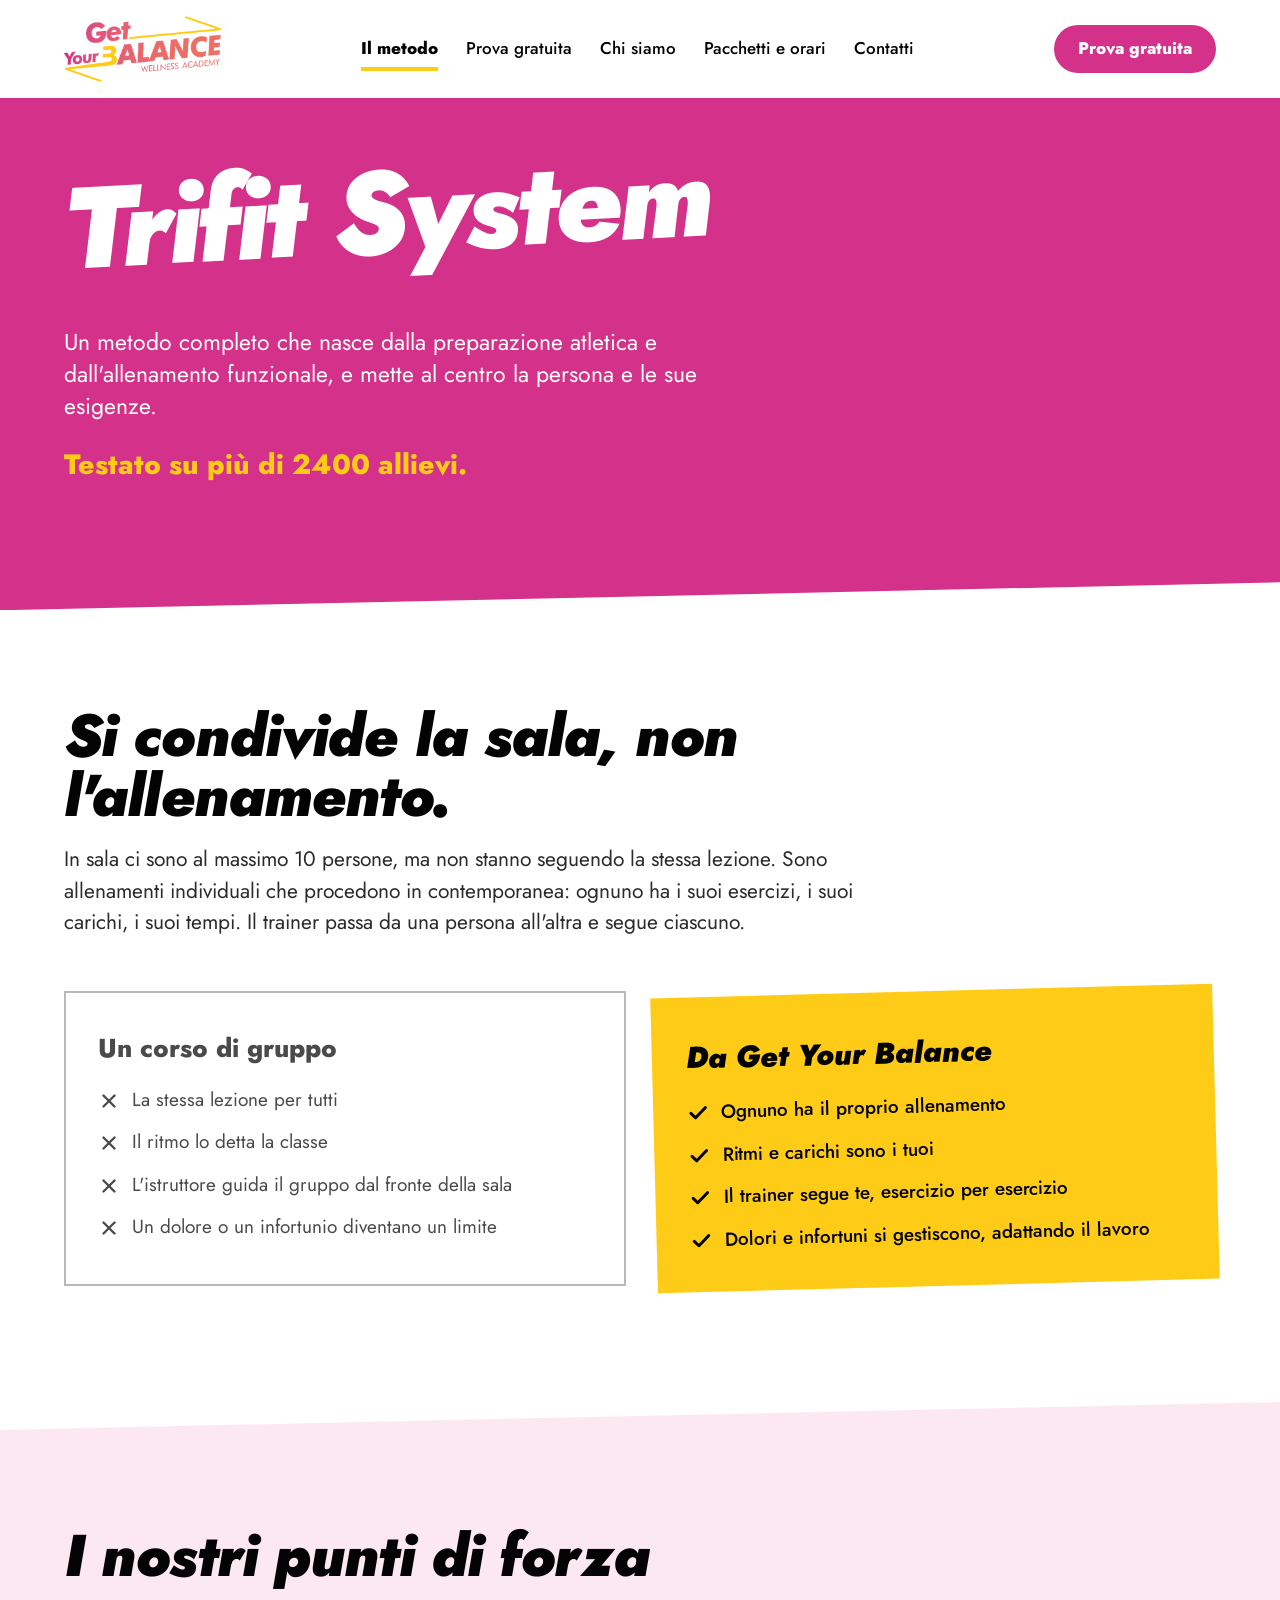
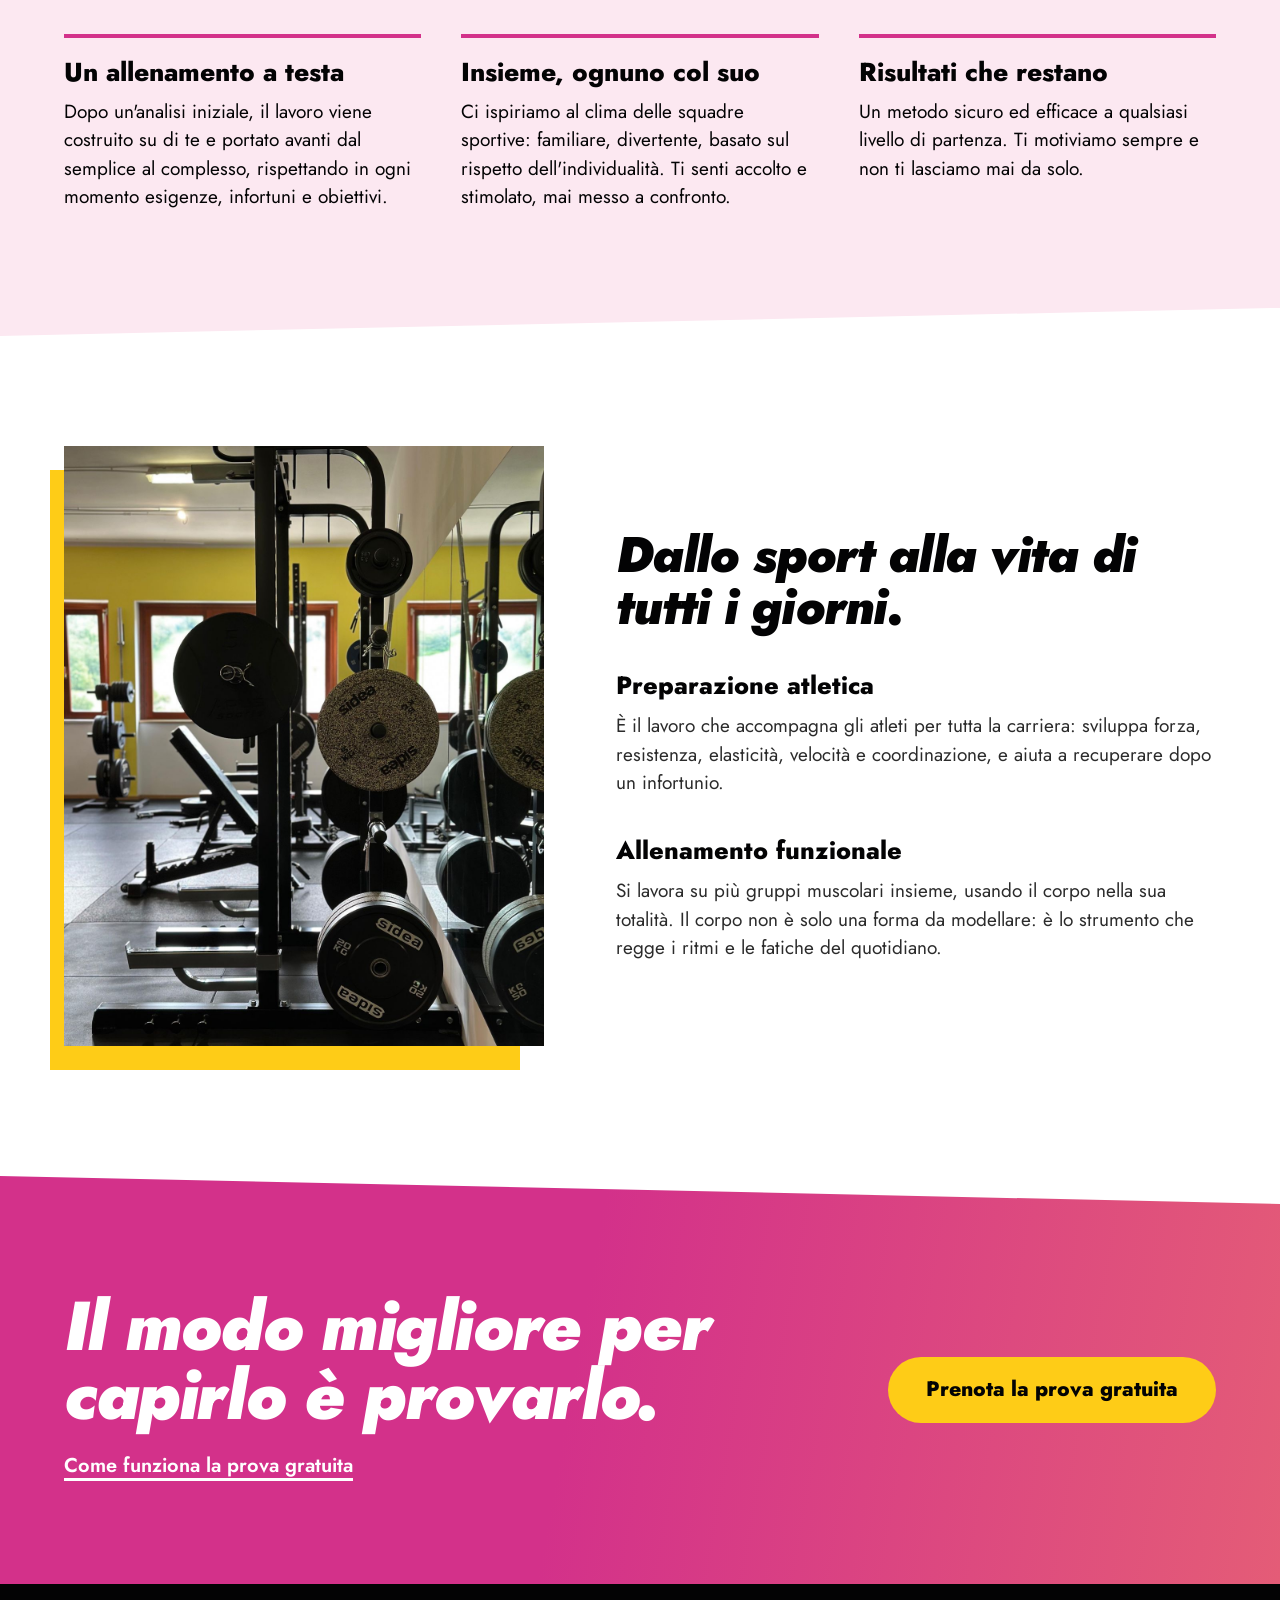
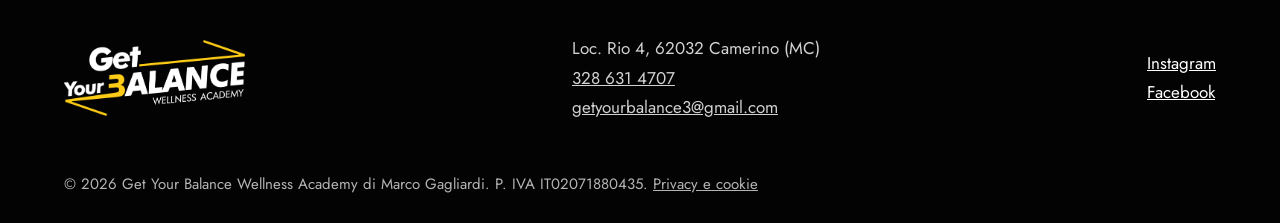
<file: metodo.html>
<!doctype html>
<html lang="it">
<head>
<meta charset="utf-8">
<meta name="viewport" content="width=device-width, initial-scale=1">
<title>Il metodo Trifit System | Get Your Balance Camerino</title>
<meta name="description" content="Allenamenti individuali che procedono in contemporanea, con il trainer che segue ciascuno. Scopri come funziona il metodo Trifit System.">
<link rel="canonical" href="https://www.getyourbalancewellnessacademy.it/metodo">
<meta name="theme-color" content="#D3318A">
<meta property="og:type" content="website">
<meta property="og:locale" content="it_IT">
<meta property="og:site_name" content="Get Your Balance Wellness Academy">
<meta property="og:title" content="Il metodo Trifit System | Get Your Balance Camerino">
<meta property="og:description" content="Allenamenti individuali che procedono in contemporanea, con il trainer che segue ciascuno. Scopri come funziona il metodo Trifit System.">
<meta property="og:url" content="https://www.getyourbalancewellnessacademy.it/metodo">
<meta property="og:image" content="https://www.getyourbalancewellnessacademy.it/og.jpg">
<link rel="icon" type="image/png" href="/favicon.png">
<link rel="apple-touch-icon" href="/apple-touch-icon.png">
<link rel="preload" href="/jost-latin-900-italic.woff2" as="font" type="font/woff2" crossorigin>
<link rel="preload" href="/jost-latin-400-normal.woff2" as="font" type="font/woff2" crossorigin>
<link rel="stylesheet" href="/site.css">
</head>
<body>
<div class="page">
<a class="skip" href="#contenuto">Vai al contenuto</a>
<header>
<div class="hdr">
<a class="brand" href="/"><img src="/logo-colore.png" alt="Get Your Balance Wellness Academy, torna alla home" width="971" height="408"></a>
<nav id="site-nav" class="site-nav" aria-label="Pagine">
<a href="/metodo" aria-current="page">Il metodo</a>
<a href="/prova-gratuita">Prova gratuita</a>
<a href="/chi-siamo">Chi siamo</a>
<a href="/pacchetti-e-orari">Pacchetti e orari</a>
<a href="/contatti">Contatti</a>
</nav>
<div class="hdr-actions">
<a class="btn-cta" href="https://wa.me/393286314707?text=Ciao!%20Vorrei%20prenotare%20la%20prova%20gratuita">Prova gratuita</a>
<button type="button" class="menu-toggle" aria-expanded="false" aria-controls="site-nav" aria-label="Apri il menu"><svg class="i-open" aria-hidden="true" width="22" height="22" viewBox="0 0 24 24" fill="none" stroke="currentColor" stroke-width="2.6" stroke-linecap="round"><path d="M4 7h16"/><path d="M4 12h16"/><path d="M4 17h16"/></svg><svg class="i-close" aria-hidden="true" width="22" height="22" viewBox="0 0 24 24" fill="none" stroke="currentColor" stroke-width="2.6" stroke-linecap="round"><path d="M6 6l12 12"/><path d="M18 6L6 18"/></svg></button>
</div>
</div>
</header>
<main id="contenuto">

<!-- TESTATA -->
<section style="background: #D3318A; color: #FFFFFF; clip-path: polygon(0 0, 100% 0, 100% calc(100% - 28px), 0 100%)">
<div style="max-width: 1200px; margin: 0 auto; padding: 72px 24px 124px; display: flex; flex-direction: column; gap: 22px">
<h1 style="margin: 0; font-style: italic; font-weight: 900; font-size: clamp(52px, 9vw, 128px); line-height: 0.92; letter-spacing: -0.03em; transform: rotate(-3deg); transform-origin: left center">Trifit System</h1>
<p style="margin: 14px 0 0; font-size: 23px; line-height: 1.4; max-width: 640px">Un metodo completo che nasce dalla preparazione atletica e dall'allenamento funzionale, e mette al centro la persona e le sue esigenze.</p>
<p style="margin: 0; font-weight: 800; font-size: 28px; color: #FECC17">Testato su più di 2400 allievi.</p>
</div>
</section>

<!-- INDIVIDUALE, NON DI GRUPPO -->
<section style="background: #FFFFFF">
<div style="max-width: 1200px; margin: 0 auto; padding: 96px 24px 116px; display: flex; flex-direction: column; gap: 52px">
<div style="display: flex; flex-direction: column; gap: 18px; max-width: 820px">
<h2 style="margin: 0; font-style: italic; font-weight: 900; font-size: clamp(32px, 4.6vw, 60px); line-height: 1.02; letter-spacing: -0.015em">Si condivide la sala, non l'allenamento.</h2>
<p style="margin: 0; font-size: 21px; color: #2B2B2B">In sala ci sono al massimo 10 persone, ma non stanno seguendo la stessa lezione. Sono allenamenti individuali che procedono in contemporanea: ognuno ha i suoi esercizi, i suoi carichi, i suoi tempi. Il trainer passa da una persona all'altra e segue ciascuno.</p>
</div>
<div style="display: flex; flex-wrap: wrap; gap: 28px; align-items: stretch">
<div style="flex: 1 1 340px; min-width: 0; border: 2px solid #B9B9B9; padding: 36px 32px; display: flex; flex-direction: column; gap: 18px; color: #4A4A4A">
<h3 style="margin: 0; font-weight: 800; font-size: 26px; color: #4A4A4A">Un corso di gruppo</h3>
<ul style="margin: 0; padding: 0; list-style: none; display: flex; flex-direction: column; gap: 14px">
<li style="display: flex; gap: 12px; align-items: flex-start"><svg aria-hidden="true" width="22" height="22" viewBox="0 0 24 24" fill="none" stroke="#4A4A4A" stroke-width="2.6" stroke-linecap="round" style="flex: none; margin-top: 4px"><path d="M6 6l12 12"></path><path d="M18 6L6 18"></path></svg><span>La stessa lezione per tutti</span></li>
<li style="display: flex; gap: 12px; align-items: flex-start"><svg aria-hidden="true" width="22" height="22" viewBox="0 0 24 24" fill="none" stroke="#4A4A4A" stroke-width="2.6" stroke-linecap="round" style="flex: none; margin-top: 4px"><path d="M6 6l12 12"></path><path d="M18 6L6 18"></path></svg><span>Il ritmo lo detta la classe</span></li>
<li style="display: flex; gap: 12px; align-items: flex-start"><svg aria-hidden="true" width="22" height="22" viewBox="0 0 24 24" fill="none" stroke="#4A4A4A" stroke-width="2.6" stroke-linecap="round" style="flex: none; margin-top: 4px"><path d="M6 6l12 12"></path><path d="M18 6L6 18"></path></svg><span>L'istruttore guida il gruppo dal fronte della sala</span></li>
<li style="display: flex; gap: 12px; align-items: flex-start"><svg aria-hidden="true" width="22" height="22" viewBox="0 0 24 24" fill="none" stroke="#4A4A4A" stroke-width="2.6" stroke-linecap="round" style="flex: none; margin-top: 4px"><path d="M6 6l12 12"></path><path d="M18 6L6 18"></path></svg><span>Un dolore o un infortunio diventano un limite</span></li>
</ul>
</div>
<div style="flex: 1 1 340px; min-width: 0; background: #FECC17; padding: 38px 34px; display: flex; flex-direction: column; gap: 18px; transform: rotate(-1.5deg)">
<h3 style="margin: 0; font-style: italic; font-weight: 900; font-size: 30px">Da Get Your Balance</h3>
<ul style="margin: 0; padding: 0; list-style: none; display: flex; flex-direction: column; gap: 14px; font-weight: 500">
<li style="display: flex; gap: 12px; align-items: flex-start"><svg aria-hidden="true" width="22" height="22" viewBox="0 0 24 24" fill="none" stroke="#030304" stroke-width="3.2" stroke-linecap="round" stroke-linejoin="round" style="flex: none; margin-top: 4px"><path d="M4 12l5 5L20 6"></path></svg><span>Ognuno ha il proprio allenamento</span></li>
<li style="display: flex; gap: 12px; align-items: flex-start"><svg aria-hidden="true" width="22" height="22" viewBox="0 0 24 24" fill="none" stroke="#030304" stroke-width="3.2" stroke-linecap="round" stroke-linejoin="round" style="flex: none; margin-top: 4px"><path d="M4 12l5 5L20 6"></path></svg><span>Ritmi e carichi sono i tuoi</span></li>
<li style="display: flex; gap: 12px; align-items: flex-start"><svg aria-hidden="true" width="22" height="22" viewBox="0 0 24 24" fill="none" stroke="#030304" stroke-width="3.2" stroke-linecap="round" stroke-linejoin="round" style="flex: none; margin-top: 4px"><path d="M4 12l5 5L20 6"></path></svg><span>Il trainer segue te, esercizio per esercizio</span></li>
<li style="display: flex; gap: 12px; align-items: flex-start"><svg aria-hidden="true" width="22" height="22" viewBox="0 0 24 24" fill="none" stroke="#030304" stroke-width="3.2" stroke-linecap="round" stroke-linejoin="round" style="flex: none; margin-top: 4px"><path d="M4 12l5 5L20 6"></path></svg><span>Dolori e infortuni si gestiscono, adattando il lavoro</span></li>
</ul>
</div>
</div>
</div>
</section>

<!-- PUNTI DI FORZA -->
<section style="background: #FCE8F1; clip-path: polygon(0 28px, 100% 0, 100% calc(100% - 28px), 0 100%)">
<div style="max-width: 1200px; margin: 0 auto; padding: 124px 24px; display: flex; flex-direction: column; gap: 48px">
<h2 style="margin: 0; font-style: italic; font-weight: 900; font-size: clamp(32px, 4.6vw, 60px); line-height: 1.02; letter-spacing: -0.015em">I nostri punti di forza</h2>
<div style="display: flex; flex-wrap: wrap; gap: 32px 40px">
<div style="flex: 1 1 280px; min-width: 0; border-top: 4px solid #D3318A; padding-top: 20px; display: flex; flex-direction: column; gap: 10px">
<h3 style="margin: 0; font-weight: 800; font-size: 26px; line-height: 1.15">Un allenamento a testa</h3>
<p style="margin: 0">Dopo un'analisi iniziale, il lavoro viene costruito su di te e portato avanti dal semplice al complesso, rispettando in ogni momento esigenze, infortuni e obiettivi.</p>
</div>
<div style="flex: 1 1 280px; min-width: 0; border-top: 4px solid #D3318A; padding-top: 20px; display: flex; flex-direction: column; gap: 10px">
<h3 style="margin: 0; font-weight: 800; font-size: 26px; line-height: 1.15">Insieme, ognuno col suo</h3>
<p style="margin: 0">Ci ispiriamo al clima delle squadre sportive: familiare, divertente, basato sul rispetto dell'individualità. Ti senti accolto e stimolato, mai messo a confronto.</p>
</div>
<div style="flex: 1 1 280px; min-width: 0; border-top: 4px solid #D3318A; padding-top: 20px; display: flex; flex-direction: column; gap: 10px">
<h3 style="margin: 0; font-weight: 800; font-size: 26px; line-height: 1.15">Risultati che restano</h3>
<p style="margin: 0">Un metodo sicuro ed efficace a qualsiasi livello di partenza. Ti motiviamo sempre e non ti lasciamo mai da solo.</p>
</div>
</div>
</div>
</section>

<!-- DA DOVE NASCE -->
<section style="background: #FFFFFF">
<div style="max-width: 1200px; margin: 0 auto; padding: 110px 24px 130px; display: flex; flex-wrap: wrap; gap: 56px 72px; align-items: center">
<div style="flex: 1 1 340px; min-width: 0; position: relative">
<div aria-hidden="true" style="position: absolute; inset: 24px 24px -24px -14px; background: #FECC17"></div>
<img src="/rack.jpg" alt="Rack con dischi e panca regolabile nella sala di Get Your Balance" style="position: relative; width: 100%; max-height: 600px; aspect-ratio: 3 / 4; object-fit: cover; display: block">
</div>
<div style="flex: 1 1 460px; min-width: 0; display: flex; flex-direction: column; gap: 34px">
<h2 style="margin: 0; font-style: italic; font-weight: 900; font-size: clamp(30px, 4vw, 50px); line-height: 1.04; letter-spacing: -0.015em">Dallo sport alla vita di tutti i giorni.</h2>
<div style="display: flex; flex-direction: column; gap: 8px">
<h3 style="margin: 0; font-weight: 800; font-size: 25px">Preparazione atletica</h3>
<p style="margin: 0; color: #2B2B2B">È il lavoro che accompagna gli atleti per tutta la carriera: sviluppa forza, resistenza, elasticità, velocità e coordinazione, e aiuta a recuperare dopo un infortunio.</p>
</div>
<div style="display: flex; flex-direction: column; gap: 8px">
<h3 style="margin: 0; font-weight: 800; font-size: 25px">Allenamento funzionale</h3>
<p style="margin: 0; color: #2B2B2B">Si lavora su più gruppi muscolari insieme, usando il corpo nella sua totalità. Il corpo non è solo una forma da modellare: è lo strumento che regge i ritmi e le fatiche del quotidiano.</p>
</div>
</div>
</div>
</section>

<!-- CTA FINALE -->
<section style="background: linear-gradient(100deg, #D3318A 0%, #D3318A 45%, #E45C77 100%); color: #FFFFFF; clip-path: polygon(0 0, 100% 28px, 100% 100%, 0 100%)">
<div style="max-width: 1200px; margin: 0 auto; padding: 116px 24px 96px; display: flex; flex-wrap: wrap; gap: 32px 56px; align-items: center; justify-content: space-between">
<div style="flex: 1 1 480px; min-width: 0; display: flex; flex-direction: column; gap: 14px">
<h2 style="margin: 0; font-style: italic; font-weight: 900; font-size: clamp(36px, 5.4vw, 70px); line-height: 1; letter-spacing: -0.02em">Il modo migliore per capirlo è provarlo.</h2>
<a href="/prova-gratuita" style="align-self: flex-start; min-height: 44px; display: inline-flex; align-items: center; font-size: 20px; font-weight: 600; color: #FFFFFF; text-decoration: underline; text-decoration-thickness: 3px; text-underline-offset: 6px">Come funziona la prova gratuita</a>
</div>
<a href="https://wa.me/393286314707?text=Ciao!%20Vorrei%20prenotare%20la%20prova%20gratuita" style="display: inline-flex; align-items: center; min-height: 66px; padding: 0 38px; background: #FECC17; color: #030304; font-weight: 800; font-size: 21px; text-decoration: none; border-radius: 999px">Prenota la prova gratuita</a>
</div>
</section>

</main>
<footer class="ftr" style="background: #030304; color: #FFFFFF">
<div style="max-width: 1200px; margin: 0 auto; padding: 52px 24px; display: flex; flex-wrap: wrap; gap: 28px 48px; align-items: center; justify-content: space-between">
<img src="/logo-bianco.png" alt="Get Your Balance Wellness Academy" style="height: 76px; width: auto; display: block">
<div style="font-size: 17px; color: #D2D2D2; display: flex; flex-direction: column; gap: 4px">
<span>Loc. Rio 4, 62032 Camerino (MC)</span>
<a href="tel:+393286314707" style="color: #D2D2D2">328 631 4707</a>
<a href="mailto:getyourbalance3@gmail.com" style="color: #D2D2D2">getyourbalance3@gmail.com</a>
</div>
<div style="display: flex; flex-direction: column; gap: 4px; font-size: 17px">
<a href="https://www.instagram.com/getyourbalance3/" style="color: #FFFFFF">Instagram</a>
<a href="https://www.facebook.com/get.your.balance.3" style="color: #FFFFFF">Facebook</a>
</div>
</div>
<div style="max-width: 1200px; margin: 0 auto; padding: 0 24px 28px; font-size: 15px; color: #B4B4B4">© 2026 Get Your Balance Wellness Academy di Marco Gagliardi. P. IVA IT02071880435. <a href="/privacy" style="color: #B4B4B4">Privacy e cookie</a></div>
</footer>
</div>
<script src="/site.js" defer></script>
</body>
</html>
</file>
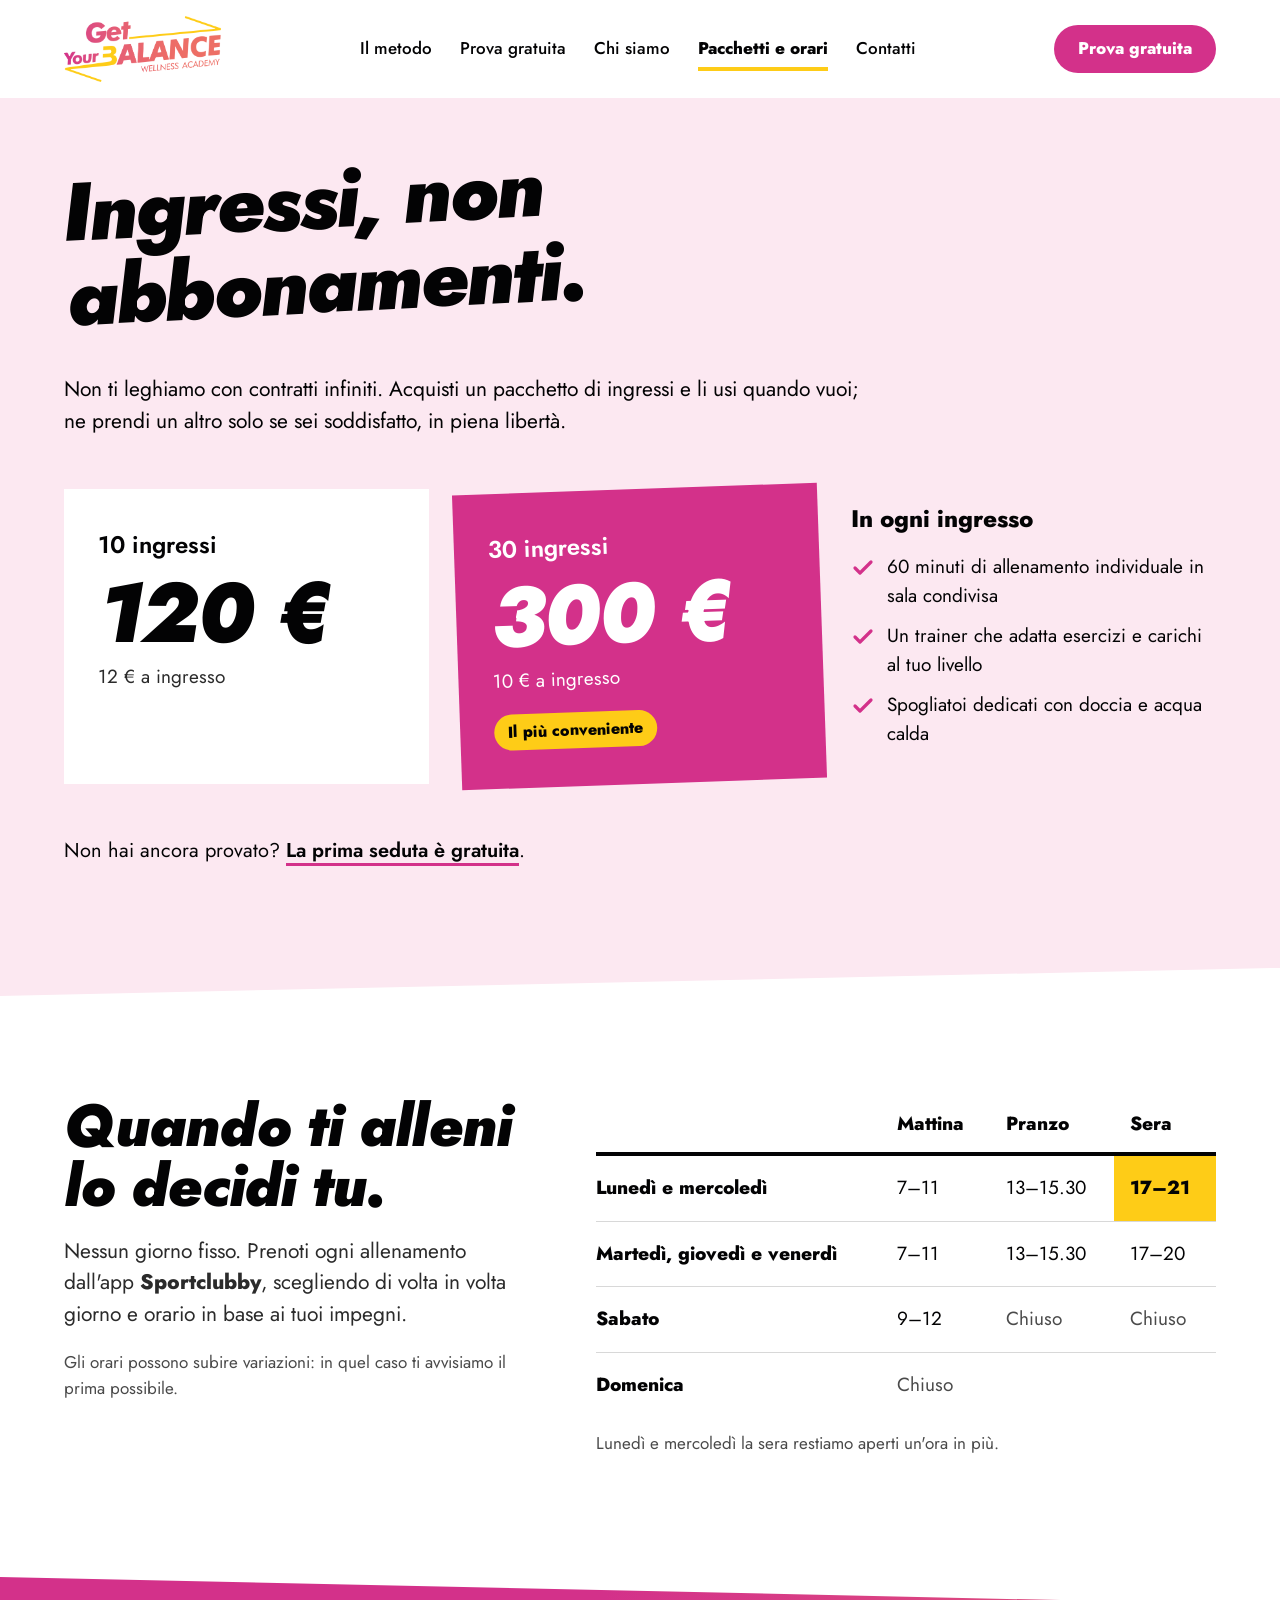
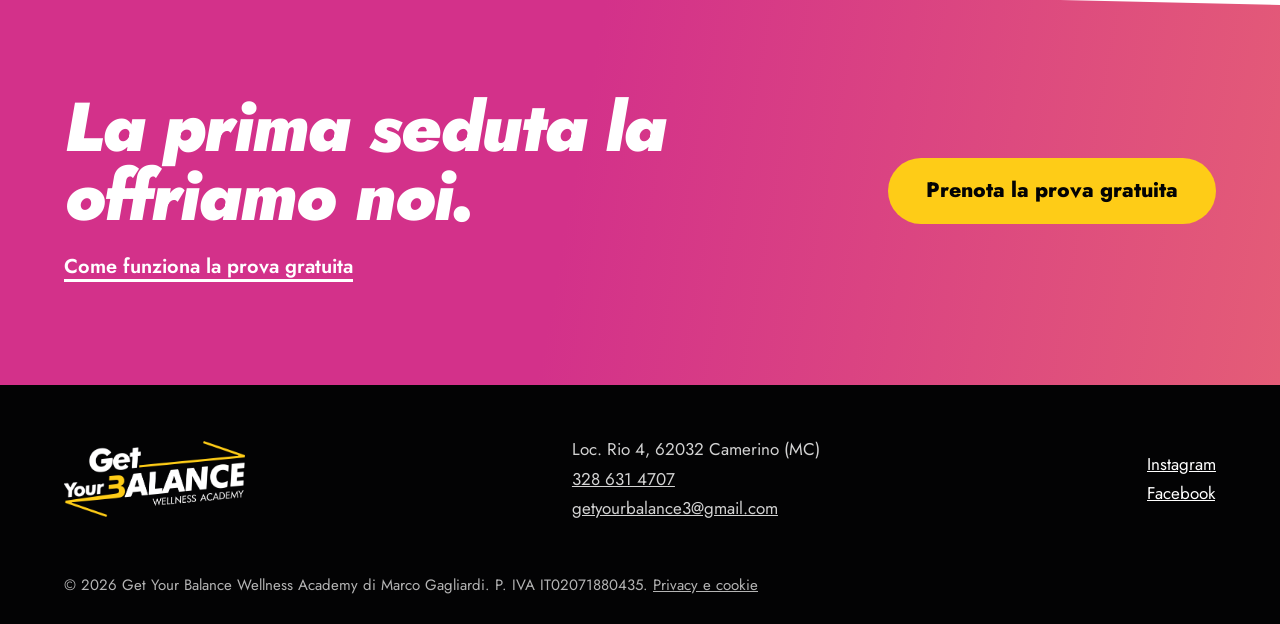
<file: pacchetti-e-orari.html>
<!doctype html>
<html lang="it">
<head>
<meta charset="utf-8">
<meta name="viewport" content="width=device-width, initial-scale=1">
<title>Pacchetti e orari | Get Your Balance Camerino</title>
<meta name="description" content="Ingressi, non abbonamenti: 10 ingressi a 120 euro, 30 ingressi a 300 euro. Aperti dal lunedì al sabato, prenoti dall&#x27;app Sportclubby.">
<link rel="canonical" href="https://www.getyourbalancewellnessacademy.it/pacchetti-e-orari">
<meta name="theme-color" content="#D3318A">
<meta property="og:type" content="website">
<meta property="og:locale" content="it_IT">
<meta property="og:site_name" content="Get Your Balance Wellness Academy">
<meta property="og:title" content="Pacchetti e orari | Get Your Balance Camerino">
<meta property="og:description" content="Ingressi, non abbonamenti: 10 ingressi a 120 euro, 30 ingressi a 300 euro. Aperti dal lunedì al sabato, prenoti dall&#x27;app Sportclubby.">
<meta property="og:url" content="https://www.getyourbalancewellnessacademy.it/pacchetti-e-orari">
<meta property="og:image" content="https://www.getyourbalancewellnessacademy.it/og.jpg">
<link rel="icon" type="image/png" href="/favicon.png">
<link rel="apple-touch-icon" href="/apple-touch-icon.png">
<link rel="preload" href="/jost-latin-900-italic.woff2" as="font" type="font/woff2" crossorigin>
<link rel="preload" href="/jost-latin-400-normal.woff2" as="font" type="font/woff2" crossorigin>
<link rel="stylesheet" href="/site.css">
</head>
<body>
<div class="page">
<a class="skip" href="#contenuto">Vai al contenuto</a>
<header>
<div class="hdr">
<a class="brand" href="/"><img src="/logo-colore.png" alt="Get Your Balance Wellness Academy, torna alla home" width="971" height="408"></a>
<nav id="site-nav" class="site-nav" aria-label="Pagine">
<a href="/metodo">Il metodo</a>
<a href="/prova-gratuita">Prova gratuita</a>
<a href="/chi-siamo">Chi siamo</a>
<a href="/pacchetti-e-orari" aria-current="page">Pacchetti e orari</a>
<a href="/contatti">Contatti</a>
</nav>
<div class="hdr-actions">
<a class="btn-cta" href="https://wa.me/393286314707?text=Ciao!%20Vorrei%20prenotare%20la%20prova%20gratuita">Prova gratuita</a>
<button type="button" class="menu-toggle" aria-expanded="false" aria-controls="site-nav" aria-label="Apri il menu"><svg class="i-open" aria-hidden="true" width="22" height="22" viewBox="0 0 24 24" fill="none" stroke="currentColor" stroke-width="2.6" stroke-linecap="round"><path d="M4 7h16"/><path d="M4 12h16"/><path d="M4 17h16"/></svg><svg class="i-close" aria-hidden="true" width="22" height="22" viewBox="0 0 24 24" fill="none" stroke="currentColor" stroke-width="2.6" stroke-linecap="round"><path d="M6 6l12 12"/><path d="M18 6L6 18"/></svg></button>
</div>
</div>
</header>
<main id="contenuto">

<!-- PACCHETTI -->
<section style="background: #FCE8F1; clip-path: polygon(0 0, 100% 0, 100% calc(100% - 28px), 0 100%)">
<div style="max-width: 1200px; margin: 0 auto; padding: 72px 24px 130px; display: flex; flex-direction: column; gap: 52px">
<div style="display: flex; flex-direction: column; gap: 22px; max-width: 820px">
<h1 style="margin: 0 0 12px; font-style: italic; font-weight: 900; font-size: clamp(42px, 6.4vw, 88px); line-height: 0.96; letter-spacing: -0.025em; transform: rotate(-3deg); transform-origin: left center">Ingressi, non abbonamenti.</h1>
<p style="margin: 0; font-size: 21px">Non ti leghiamo con contratti infiniti. Acquisti un pacchetto di ingressi e li usi quando vuoi; ne prendi un altro solo se sei soddisfatto, in piena libertà.</p>
</div>
<div style="display: flex; flex-wrap: wrap; gap: 28px; align-items: stretch">
<div style="flex: 1 1 290px; min-width: 0; background: #FFFFFF; padding: 38px 34px; display: flex; flex-direction: column; gap: 8px">
<h2 style="margin: 0; font-weight: 600; font-size: 24px">10 ingressi</h2>
<span style="font-style: italic; font-weight: 900; font-size: 84px; line-height: 1; letter-spacing: -0.02em">120 €</span>
<span style="font-size: 19px; color: #2B2B2B">12 € a ingresso</span>
</div>
<div style="flex: 1 1 290px; min-width: 0; background: #D3318A; color: #FFFFFF; padding: 38px 34px; display: flex; flex-direction: column; gap: 8px; transform: rotate(-2deg)">
<h2 style="margin: 0; font-weight: 600; font-size: 24px">30 ingressi</h2>
<span style="font-style: italic; font-weight: 900; font-size: 84px; line-height: 1; letter-spacing: -0.02em">300 €</span>
<span style="font-size: 19px">10 € a ingresso</span>
<span style="align-self: flex-start; margin-top: 10px; background: #FECC17; color: #030304; font-weight: 800; font-size: 16px; padding: 6px 14px; border-radius: 999px">Il più conveniente</span>
</div>
<div style="flex: 1 1 290px; min-width: 0; padding: 12px 0; display: flex; flex-direction: column; gap: 16px">
<h2 style="margin: 0; font-weight: 800; font-size: 24px">In ogni ingresso</h2>
<ul style="margin: 0; padding: 0; list-style: none; display: flex; flex-direction: column; gap: 12px">
<li style="display: flex; gap: 12px; align-items: flex-start"><svg aria-hidden="true" width="24" height="24" viewBox="0 0 24 24" fill="none" stroke="#D3318A" stroke-width="3.2" stroke-linecap="round" stroke-linejoin="round" style="flex: none; margin-top: 3px"><path d="M4 12l5 5L20 6"></path></svg><span>60 minuti di allenamento individuale in sala condivisa</span></li>
<li style="display: flex; gap: 12px; align-items: flex-start"><svg aria-hidden="true" width="24" height="24" viewBox="0 0 24 24" fill="none" stroke="#D3318A" stroke-width="3.2" stroke-linecap="round" stroke-linejoin="round" style="flex: none; margin-top: 3px"><path d="M4 12l5 5L20 6"></path></svg><span>Un trainer che adatta esercizi e carichi al tuo livello</span></li>
<li style="display: flex; gap: 12px; align-items: flex-start"><svg aria-hidden="true" width="24" height="24" viewBox="0 0 24 24" fill="none" stroke="#D3318A" stroke-width="3.2" stroke-linecap="round" stroke-linejoin="round" style="flex: none; margin-top: 3px"><path d="M4 12l5 5L20 6"></path></svg><span>Spogliatoi dedicati con doccia e acqua calda</span></li>
</ul>
</div>
</div>
<p style="margin: 0; font-size: 20px">Non hai ancora provato? <a href="/prova-gratuita" style="font-weight: 600; text-decoration: underline; text-decoration-thickness: 3px; text-underline-offset: 6px; text-decoration-color: #D3318A">La prima seduta è gratuita</a>.</p>
</div>
</section>

<!-- ORARI -->
<section style="background: #FFFFFF">
<div style="max-width: 1200px; margin: 0 auto; padding: 100px 24px 120px; display: flex; flex-wrap: wrap; gap: 48px 72px; align-items: flex-start">
<div style="flex: 1 1 360px; min-width: 0; display: flex; flex-direction: column; gap: 20px">
<h2 style="margin: 0; font-style: italic; font-weight: 900; font-size: clamp(32px, 4.6vw, 60px); line-height: 1.02; letter-spacing: -0.015em">Quando ti alleni lo decidi tu.</h2>
<p style="margin: 0; font-size: 21px; color: #2B2B2B">Nessun giorno fisso. Prenoti ogni allenamento dall'app <strong>Sportclubby</strong>, scegliendo di volta in volta giorno e orario in base ai tuoi impegni.</p>
<p style="margin: 0; font-size: 17px; color: #4A4A4A">Gli orari possono subire variazioni: in quel caso ti avvisiamo il prima possibile.</p>
</div>
<div style="flex: 1 1 520px; min-width: 0; overflow-x: auto">
<table style="width: 100%; min-width: 460px; border-collapse: collapse; font-size: 19px">
<caption style="position: absolute; width: 1px; height: 1px; overflow: hidden; clip-path: inset(50%)">Orari di apertura per giorno e fascia</caption>
<thead>
<tr>
<th scope="col" style="text-align: left; padding: 14px 16px 14px 0; font-weight: 500; color: #4A4A4A; border-bottom: 4px solid #030304"></th>
<th scope="col" style="text-align: left; padding: 14px 16px; font-weight: 800; border-bottom: 4px solid #030304">Mattina</th>
<th scope="col" style="text-align: left; padding: 14px 16px; font-weight: 800; border-bottom: 4px solid #030304">Pranzo</th>
<th scope="col" style="text-align: left; padding: 14px 16px; font-weight: 800; border-bottom: 4px solid #030304">Sera</th>
</tr>
</thead>
<tbody>
<tr>
<th scope="row" style="text-align: left; padding: 18px 16px 18px 0; font-weight: 800; border-bottom: 1px solid #D8D8D8">Lunedì e mercoledì</th>
<td style="padding: 18px 16px; border-bottom: 1px solid #D8D8D8">7–11</td>
<td style="padding: 18px 16px; border-bottom: 1px solid #D8D8D8">13–15.30</td>
<td style="padding: 18px 16px; border-bottom: 1px solid #D8D8D8; background: #FECC17; font-weight: 800">17–21</td>
</tr>
<tr>
<th scope="row" style="text-align: left; padding: 18px 16px 18px 0; font-weight: 800; border-bottom: 1px solid #D8D8D8">Martedì, giovedì e venerdì</th>
<td style="padding: 18px 16px; border-bottom: 1px solid #D8D8D8">7–11</td>
<td style="padding: 18px 16px; border-bottom: 1px solid #D8D8D8">13–15.30</td>
<td style="padding: 18px 16px; border-bottom: 1px solid #D8D8D8">17–20</td>
</tr>
<tr>
<th scope="row" style="text-align: left; padding: 18px 16px 18px 0; font-weight: 800; border-bottom: 1px solid #D8D8D8">Sabato</th>
<td style="padding: 18px 16px; border-bottom: 1px solid #D8D8D8">9–12</td>
<td style="padding: 18px 16px; border-bottom: 1px solid #D8D8D8; color: #4A4A4A">Chiuso</td>
<td style="padding: 18px 16px; border-bottom: 1px solid #D8D8D8; color: #4A4A4A">Chiuso</td>
</tr>
<tr>
<th scope="row" style="text-align: left; padding: 18px 16px 18px 0; font-weight: 800">Domenica</th>
<td colspan="3" style="padding: 18px 16px; color: #4A4A4A">Chiuso</td>
</tr>
</tbody>
</table>
<p style="margin: 14px 0 0; font-size: 17px; color: #4A4A4A">Lunedì e mercoledì la sera restiamo aperti un'ora in più.</p>
</div>
</div>
</section>

<!-- CTA FINALE -->
<section style="background: linear-gradient(100deg, #D3318A 0%, #D3318A 45%, #E45C77 100%); color: #FFFFFF; clip-path: polygon(0 0, 100% 28px, 100% 100%, 0 100%)">
<div style="max-width: 1200px; margin: 0 auto; padding: 116px 24px 96px; display: flex; flex-wrap: wrap; gap: 32px 56px; align-items: center; justify-content: space-between">
<div style="flex: 1 1 480px; min-width: 0; display: flex; flex-direction: column; gap: 14px">
<h2 style="margin: 0; font-style: italic; font-weight: 900; font-size: clamp(36px, 5.4vw, 70px); line-height: 1; letter-spacing: -0.02em">La prima seduta la offriamo noi.</h2>
<a href="/prova-gratuita" style="align-self: flex-start; min-height: 44px; display: inline-flex; align-items: center; font-size: 20px; font-weight: 600; color: #FFFFFF; text-decoration: underline; text-decoration-thickness: 3px; text-underline-offset: 6px">Come funziona la prova gratuita</a>
</div>
<a href="https://wa.me/393286314707?text=Ciao!%20Vorrei%20prenotare%20la%20prova%20gratuita" style="display: inline-flex; align-items: center; min-height: 66px; padding: 0 38px; background: #FECC17; color: #030304; font-weight: 800; font-size: 21px; text-decoration: none; border-radius: 999px">Prenota la prova gratuita</a>
</div>
</section>

</main>
<footer class="ftr" style="background: #030304; color: #FFFFFF">
<div style="max-width: 1200px; margin: 0 auto; padding: 52px 24px; display: flex; flex-wrap: wrap; gap: 28px 48px; align-items: center; justify-content: space-between">
<img src="/logo-bianco.png" alt="Get Your Balance Wellness Academy" style="height: 76px; width: auto; display: block">
<div style="font-size: 17px; color: #D2D2D2; display: flex; flex-direction: column; gap: 4px">
<span>Loc. Rio 4, 62032 Camerino (MC)</span>
<a href="tel:+393286314707" style="color: #D2D2D2">328 631 4707</a>
<a href="mailto:getyourbalance3@gmail.com" style="color: #D2D2D2">getyourbalance3@gmail.com</a>
</div>
<div style="display: flex; flex-direction: column; gap: 4px; font-size: 17px">
<a href="https://www.instagram.com/getyourbalance3/" style="color: #FFFFFF">Instagram</a>
<a href="https://www.facebook.com/get.your.balance.3" style="color: #FFFFFF">Facebook</a>
</div>
</div>
<div style="max-width: 1200px; margin: 0 auto; padding: 0 24px 28px; font-size: 15px; color: #B4B4B4">© 2026 Get Your Balance Wellness Academy di Marco Gagliardi. P. IVA IT02071880435. <a href="/privacy" style="color: #B4B4B4">Privacy e cookie</a></div>
</footer>
</div>
<script src="/site.js" defer></script>
</body>
</html>
</file>
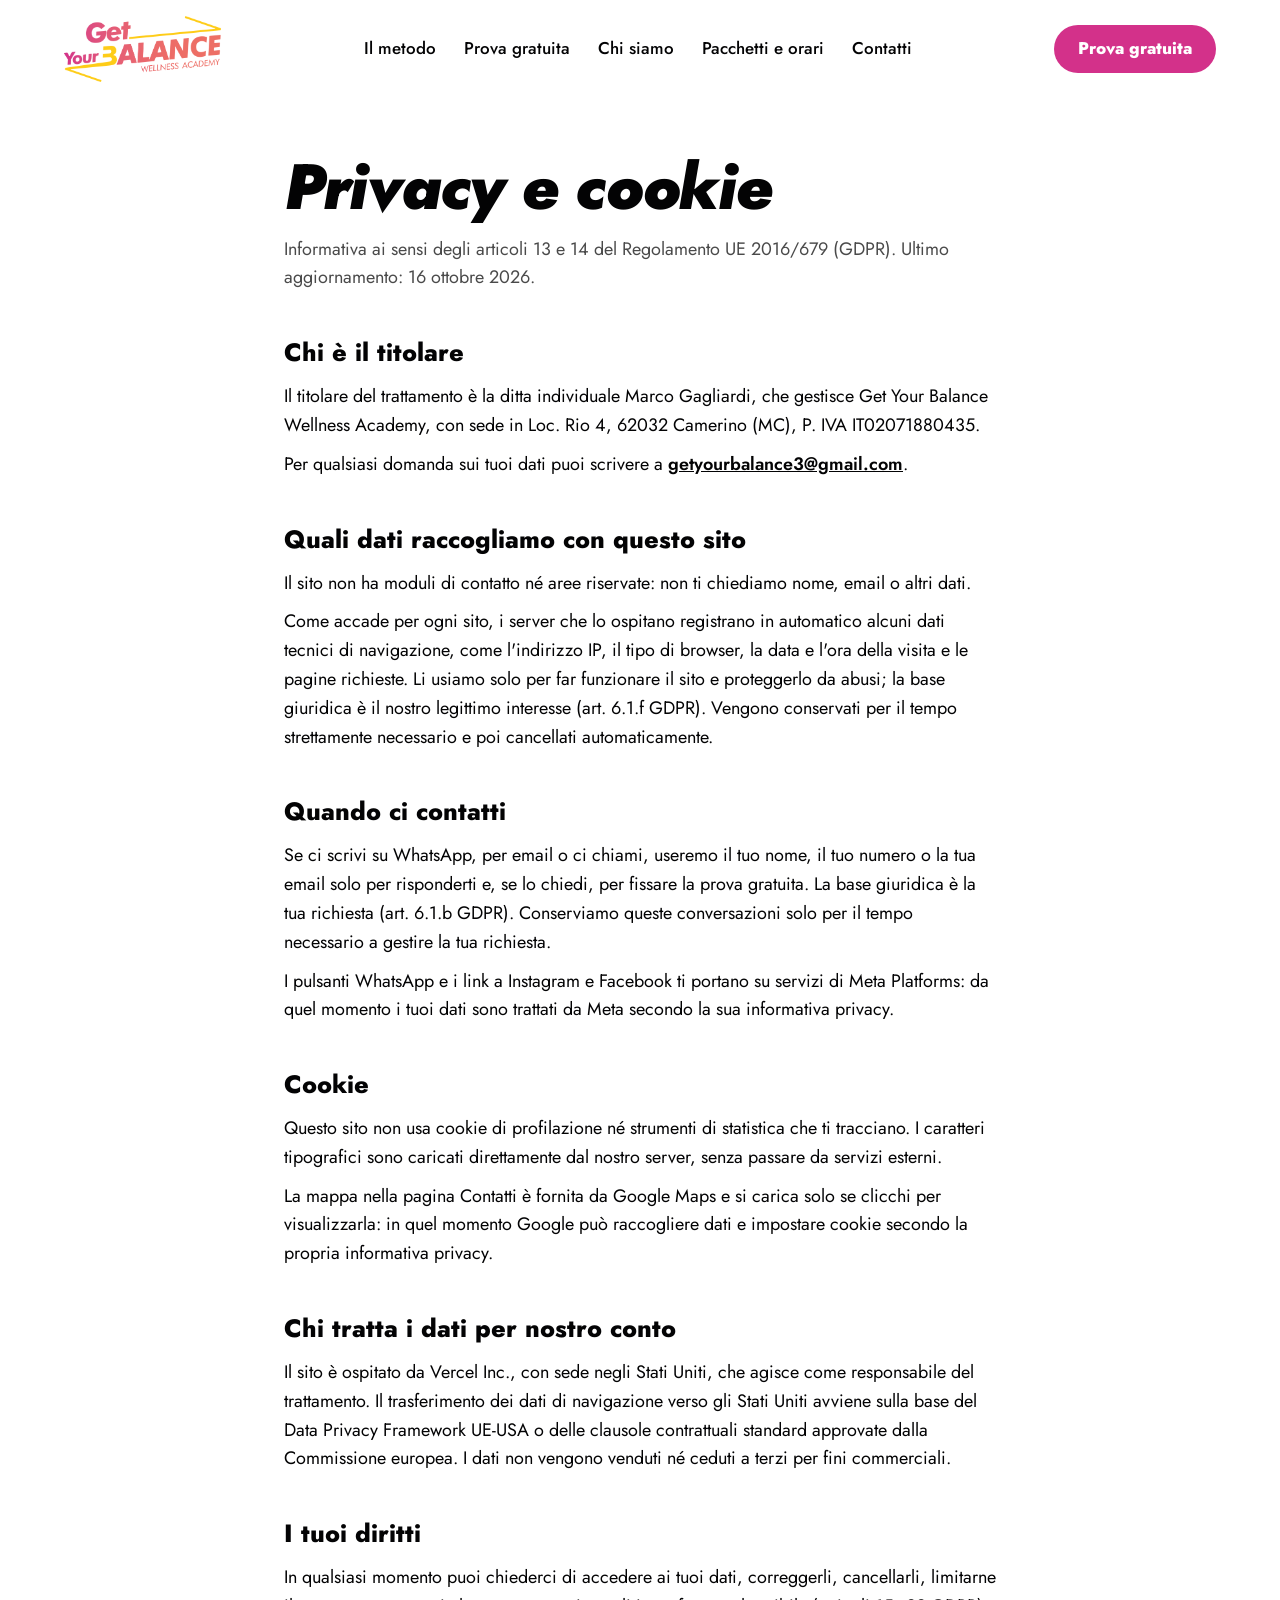
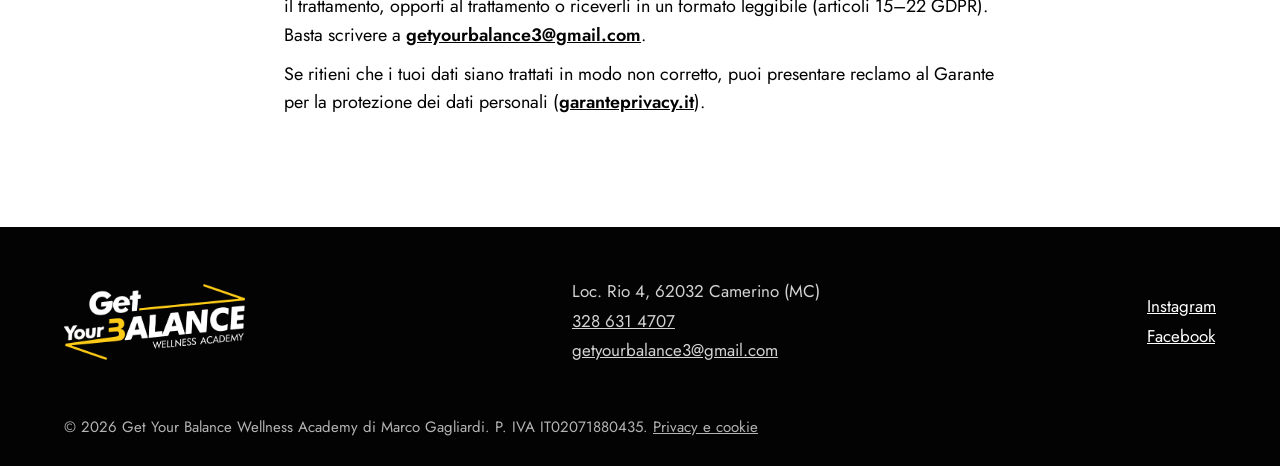
<file: privacy.html>
<!doctype html>
<html lang="it">
<head>
<meta charset="utf-8">
<meta name="viewport" content="width=device-width, initial-scale=1">
<title>Privacy e cookie | Get Your Balance</title>
<meta name="description" content="Informativa privacy e cookie del sito di Get Your Balance Wellness Academy.">
<meta name="robots" content="noindex">
<link rel="canonical" href="https://www.getyourbalancewellnessacademy.it/privacy">
<meta name="theme-color" content="#D3318A">
<meta property="og:type" content="website">
<meta property="og:locale" content="it_IT">
<meta property="og:site_name" content="Get Your Balance Wellness Academy">
<meta property="og:title" content="Privacy e cookie | Get Your Balance">
<meta property="og:description" content="Informativa privacy e cookie del sito di Get Your Balance Wellness Academy.">
<meta property="og:url" content="https://www.getyourbalancewellnessacademy.it/privacy">
<meta property="og:image" content="https://www.getyourbalancewellnessacademy.it/og.jpg">
<link rel="icon" type="image/png" href="/favicon.png">
<link rel="apple-touch-icon" href="/apple-touch-icon.png">
<link rel="preload" href="/jost-latin-900-italic.woff2" as="font" type="font/woff2" crossorigin>
<link rel="preload" href="/jost-latin-400-normal.woff2" as="font" type="font/woff2" crossorigin>
<link rel="stylesheet" href="/site.css">
</head>
<body>
<div class="page">
<a class="skip" href="#contenuto">Vai al contenuto</a>
<header>
<div class="hdr">
<a class="brand" href="/"><img src="/logo-colore.png" alt="Get Your Balance Wellness Academy, torna alla home" width="971" height="408"></a>
<nav id="site-nav" class="site-nav" aria-label="Pagine">
<a href="/metodo">Il metodo</a>
<a href="/prova-gratuita">Prova gratuita</a>
<a href="/chi-siamo">Chi siamo</a>
<a href="/pacchetti-e-orari">Pacchetti e orari</a>
<a href="/contatti">Contatti</a>
</nav>
<div class="hdr-actions">
<a class="btn-cta" href="https://wa.me/393286314707?text=Ciao!%20Vorrei%20prenotare%20la%20prova%20gratuita">Prova gratuita</a>
<button type="button" class="menu-toggle" aria-expanded="false" aria-controls="site-nav" aria-label="Apri il menu"><svg class="i-open" aria-hidden="true" width="22" height="22" viewBox="0 0 24 24" fill="none" stroke="currentColor" stroke-width="2.6" stroke-linecap="round"><path d="M4 7h16"/><path d="M4 12h16"/><path d="M4 17h16"/></svg><svg class="i-close" aria-hidden="true" width="22" height="22" viewBox="0 0 24 24" fill="none" stroke="currentColor" stroke-width="2.6" stroke-linecap="round"><path d="M6 6l12 12"/><path d="M18 6L6 18"/></svg></button>
</div>
</div>
</header>
<!-- TESTO -->
<main id="contenuto" style="background: #FFFFFF; font-size: 18px; line-height: 1.6">
<div style="max-width: 760px; margin: 0 auto; padding: 56px 24px 110px; display: flex; flex-direction: column; gap: 40px">
<div style="display: flex; flex-direction: column; gap: 14px">
<h1 style="margin: 0; font-style: italic; font-weight: 900; font-size: clamp(38px, 5.4vw, 64px); line-height: 1; letter-spacing: -0.02em">Privacy e cookie</h1>
<p style="margin: 0; color: #4A4A4A">Informativa ai sensi degli articoli 13 e 14 del Regolamento UE 2016/679 (GDPR). Ultimo aggiornamento: 16 ottobre 2026.</p>
</div>

<section style="display: flex; flex-direction: column; gap: 10px">
<h2 style="margin: 0; font-weight: 800; font-size: 25px">Chi è il titolare</h2>
<p style="margin: 0">Il titolare del trattamento è la ditta individuale Marco Gagliardi, che gestisce Get Your Balance Wellness Academy, con sede in Loc. Rio 4, 62032 Camerino (MC), P. IVA IT02071880435.</p>
<p style="margin: 0">Per qualsiasi domanda sui tuoi dati puoi scrivere a <a href="mailto:getyourbalance3@gmail.com" style="font-weight: 600">getyourbalance3@gmail.com</a>.</p>
</section>

<section style="display: flex; flex-direction: column; gap: 10px">
<h2 style="margin: 0; font-weight: 800; font-size: 25px">Quali dati raccogliamo con questo sito</h2>
<p style="margin: 0">Il sito non ha moduli di contatto né aree riservate: non ti chiediamo nome, email o altri dati.</p>
<p style="margin: 0">Come accade per ogni sito, i server che lo ospitano registrano in automatico alcuni dati tecnici di navigazione, come l'indirizzo IP, il tipo di browser, la data e l'ora della visita e le pagine richieste. Li usiamo solo per far funzionare il sito e proteggerlo da abusi; la base giuridica è il nostro legittimo interesse (art. 6.1.f GDPR). Vengono conservati per il tempo strettamente necessario e poi cancellati automaticamente.</p>
</section>

<section style="display: flex; flex-direction: column; gap: 10px">
<h2 style="margin: 0; font-weight: 800; font-size: 25px">Quando ci contatti</h2>
<p style="margin: 0">Se ci scrivi su WhatsApp, per email o ci chiami, useremo il tuo nome, il tuo numero o la tua email solo per risponderti e, se lo chiedi, per fissare la prova gratuita. La base giuridica è la tua richiesta (art. 6.1.b GDPR). Conserviamo queste conversazioni solo per il tempo necessario a gestire la tua richiesta.</p>
<p style="margin: 0">I pulsanti WhatsApp e i link a Instagram e Facebook ti portano su servizi di Meta Platforms: da quel momento i tuoi dati sono trattati da Meta secondo la sua informativa privacy.</p>
</section>

<section style="display: flex; flex-direction: column; gap: 10px">
<h2 style="margin: 0; font-weight: 800; font-size: 25px">Cookie</h2>
<p style="margin: 0">Questo sito non usa cookie di profilazione né strumenti di statistica che ti tracciano. I caratteri tipografici sono caricati direttamente dal nostro server, senza passare da servizi esterni.</p>
<p style="margin: 0">La mappa nella pagina Contatti è fornita da Google Maps e si carica solo se clicchi per visualizzarla: in quel momento Google può raccogliere dati e impostare cookie secondo la propria informativa privacy.</p>
</section>

<section style="display: flex; flex-direction: column; gap: 10px">
<h2 style="margin: 0; font-weight: 800; font-size: 25px">Chi tratta i dati per nostro conto</h2>
<p style="margin: 0">Il sito è ospitato da Vercel Inc., con sede negli Stati Uniti, che agisce come responsabile del trattamento. Il trasferimento dei dati di navigazione verso gli Stati Uniti avviene sulla base del Data Privacy Framework UE-USA o delle clausole contrattuali standard approvate dalla Commissione europea. I dati non vengono venduti né ceduti a terzi per fini commerciali.</p>
</section>

<section style="display: flex; flex-direction: column; gap: 10px">
<h2 style="margin: 0; font-weight: 800; font-size: 25px">I tuoi diritti</h2>
<p style="margin: 0">In qualsiasi momento puoi chiederci di accedere ai tuoi dati, correggerli, cancellarli, limitarne il trattamento, opporti al trattamento o riceverli in un formato leggibile (articoli 15–22 GDPR). Basta scrivere a <a href="mailto:getyourbalance3@gmail.com" style="font-weight: 600">getyourbalance3@gmail.com</a>.</p>
<p style="margin: 0">Se ritieni che i tuoi dati siano trattati in modo non corretto, puoi presentare reclamo al Garante per la protezione dei dati personali (<a href="https://www.garanteprivacy.it" style="font-weight: 600">garanteprivacy.it</a>).</p>
</section>
</div>
</main>
<footer class="ftr" style="background: #030304; color: #FFFFFF">
<div style="max-width: 1200px; margin: 0 auto; padding: 52px 24px; display: flex; flex-wrap: wrap; gap: 28px 48px; align-items: center; justify-content: space-between">
<img src="/logo-bianco.png" alt="Get Your Balance Wellness Academy" style="height: 76px; width: auto; display: block">
<div style="font-size: 17px; color: #D2D2D2; display: flex; flex-direction: column; gap: 4px">
<span>Loc. Rio 4, 62032 Camerino (MC)</span>
<a href="tel:+393286314707" style="color: #D2D2D2">328 631 4707</a>
<a href="mailto:getyourbalance3@gmail.com" style="color: #D2D2D2">getyourbalance3@gmail.com</a>
</div>
<div style="display: flex; flex-direction: column; gap: 4px; font-size: 17px">
<a href="https://www.instagram.com/getyourbalance3/" style="color: #FFFFFF">Instagram</a>
<a href="https://www.facebook.com/get.your.balance.3" style="color: #FFFFFF">Facebook</a>
</div>
</div>
<div style="max-width: 1200px; margin: 0 auto; padding: 0 24px 28px; font-size: 15px; color: #B4B4B4">© 2026 Get Your Balance Wellness Academy di Marco Gagliardi. P. IVA IT02071880435. <a href="/privacy" style="color: #B4B4B4">Privacy e cookie</a></div>
</footer>
</div>
<script src="/site.js" defer></script>
</body>
</html>
</file>
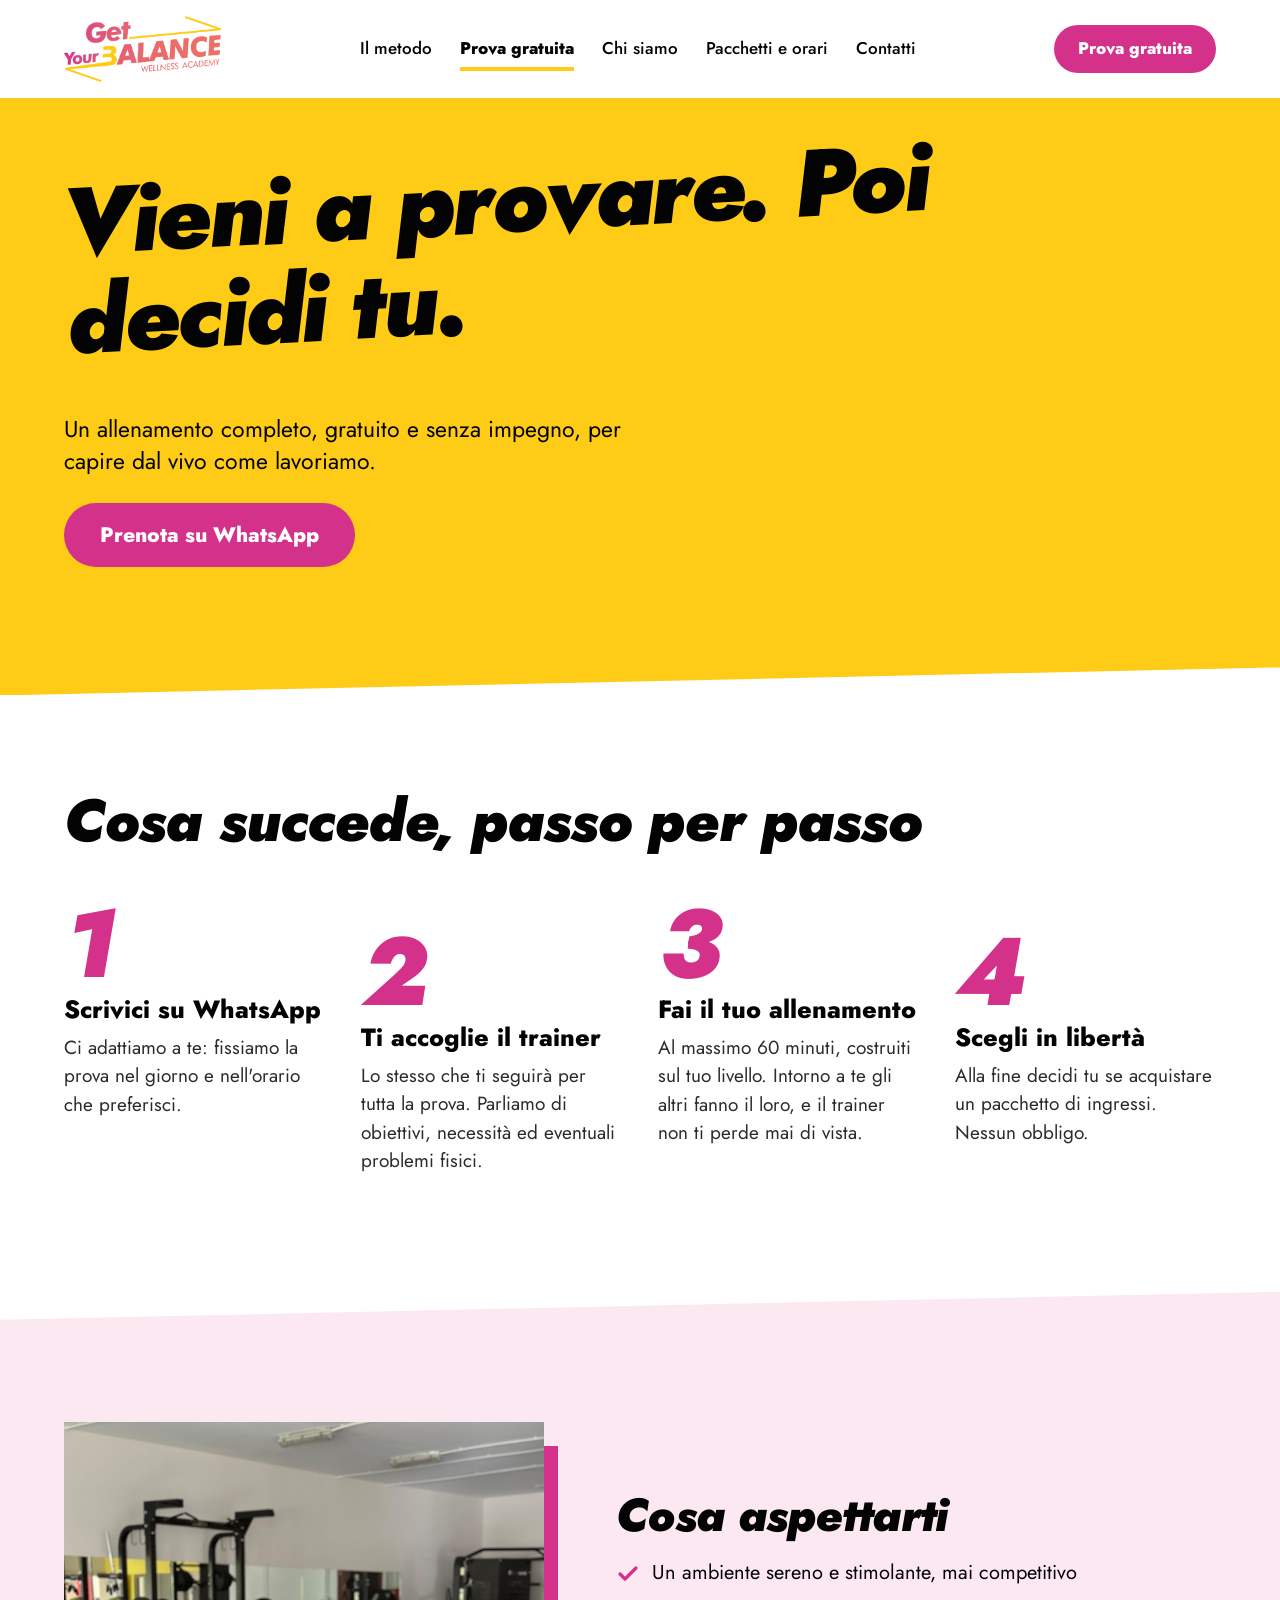
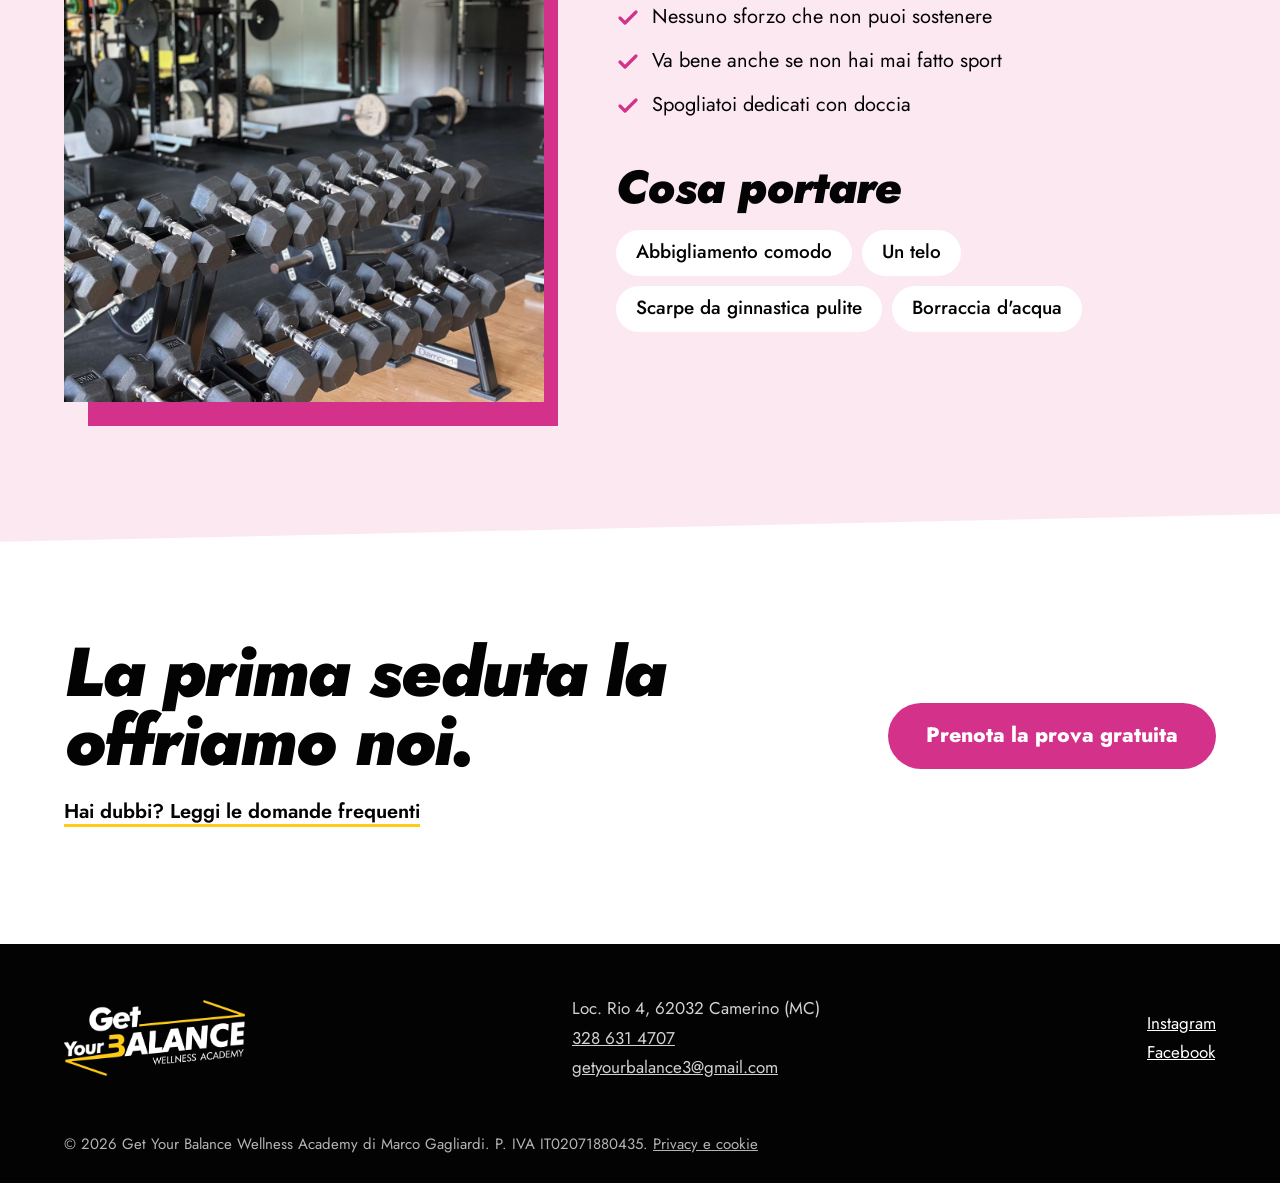
<file: prova-gratuita.html>
<!doctype html>
<html lang="it">
<head>
<meta charset="utf-8">
<meta name="viewport" content="width=device-width, initial-scale=1">
<title>Prova gratuita | Get Your Balance Camerino</title>
<meta name="description" content="Prenota su WhatsApp la tua prima seduta gratuita da Get Your Balance a Camerino: 60 minuti costruiti sul tuo livello, senza impegno.">
<link rel="canonical" href="https://www.getyourbalancewellnessacademy.it/prova-gratuita">
<meta name="theme-color" content="#D3318A">
<meta property="og:type" content="website">
<meta property="og:locale" content="it_IT">
<meta property="og:site_name" content="Get Your Balance Wellness Academy">
<meta property="og:title" content="Prova gratuita | Get Your Balance Camerino">
<meta property="og:description" content="Prenota su WhatsApp la tua prima seduta gratuita da Get Your Balance a Camerino: 60 minuti costruiti sul tuo livello, senza impegno.">
<meta property="og:url" content="https://www.getyourbalancewellnessacademy.it/prova-gratuita">
<meta property="og:image" content="https://www.getyourbalancewellnessacademy.it/og.jpg">
<link rel="icon" type="image/png" href="/favicon.png">
<link rel="apple-touch-icon" href="/apple-touch-icon.png">
<link rel="preload" href="/jost-latin-900-italic.woff2" as="font" type="font/woff2" crossorigin>
<link rel="preload" href="/jost-latin-400-normal.woff2" as="font" type="font/woff2" crossorigin>
<link rel="stylesheet" href="/site.css">
</head>
<body>
<div class="page">
<a class="skip" href="#contenuto">Vai al contenuto</a>
<header>
<div class="hdr">
<a class="brand" href="/"><img src="/logo-colore.png" alt="Get Your Balance Wellness Academy, torna alla home" width="971" height="408"></a>
<nav id="site-nav" class="site-nav" aria-label="Pagine">
<a href="/metodo">Il metodo</a>
<a href="/prova-gratuita" aria-current="page">Prova gratuita</a>
<a href="/chi-siamo">Chi siamo</a>
<a href="/pacchetti-e-orari">Pacchetti e orari</a>
<a href="/contatti">Contatti</a>
</nav>
<div class="hdr-actions">
<a class="btn-cta" href="https://wa.me/393286314707?text=Ciao!%20Vorrei%20prenotare%20la%20prova%20gratuita">Prova gratuita</a>
<button type="button" class="menu-toggle" aria-expanded="false" aria-controls="site-nav" aria-label="Apri il menu"><svg class="i-open" aria-hidden="true" width="22" height="22" viewBox="0 0 24 24" fill="none" stroke="currentColor" stroke-width="2.6" stroke-linecap="round"><path d="M4 7h16"/><path d="M4 12h16"/><path d="M4 17h16"/></svg><svg class="i-close" aria-hidden="true" width="22" height="22" viewBox="0 0 24 24" fill="none" stroke="currentColor" stroke-width="2.6" stroke-linecap="round"><path d="M6 6l12 12"/><path d="M18 6L6 18"/></svg></button>
</div>
</div>
</header>
<main id="contenuto">

<!-- TESTATA -->
<section style="background: #FECC17; clip-path: polygon(0 0, 100% 0, 100% calc(100% - 28px), 0 100%)">
<div style="max-width: 1200px; margin: 0 auto; padding: 76px 24px 128px; display: flex; flex-direction: column; gap: 26px">
<h1 style="margin: 0; max-width: 940px; font-style: italic; font-weight: 900; font-size: clamp(44px, 7.4vw, 104px); line-height: 0.95; letter-spacing: -0.025em; transform: rotate(-3deg); transform-origin: left center">Vieni a provare. Poi decidi tu.</h1>
<p style="margin: 16px 0 0; max-width: 620px; font-size: 23px; line-height: 1.4">Un allenamento completo, gratuito e senza impegno, per capire dal vivo come lavoriamo.</p>
<a href="https://wa.me/393286314707?text=Ciao!%20Vorrei%20prenotare%20la%20prova%20gratuita" style="align-self: flex-start; display: inline-flex; align-items: center; min-height: 64px; padding: 0 36px; background: #D3318A; color: #FFFFFF; font-weight: 800; font-size: 21px; text-decoration: none; border-radius: 999px">Prenota su WhatsApp</a>
</div>
</section>

<!-- I 4 PASSAGGI -->
<section style="background: #FFFFFF">
<div style="max-width: 1200px; margin: 0 auto; padding: 96px 24px 116px; display: flex; flex-direction: column; gap: 52px">
<h2 style="margin: 0; font-style: italic; font-weight: 900; font-size: clamp(32px, 4.6vw, 60px); line-height: 1.02; letter-spacing: -0.015em">Cosa succede, passo per passo</h2>
<ol style="margin: 0; padding: 0; list-style: none; display: flex; flex-wrap: wrap; gap: 40px 36px">
<li style="flex: 1 1 230px; min-width: 0; display: flex; flex-direction: column; gap: 10px">
<span aria-hidden="true" style="font-style: italic; font-weight: 900; font-size: 96px; line-height: 0.85; color: #D3318A">1</span>
<h3 style="margin: 0; font-weight: 800; font-size: 25px; line-height: 1.15">Scrivici su WhatsApp</h3>
<p style="margin: 0; color: #2B2B2B">Ci adattiamo a te: fissiamo la prova nel giorno e nell'orario che preferisci.</p>
</li>
<li style="flex: 1 1 230px; min-width: 0; display: flex; flex-direction: column; gap: 10px; margin-top: 28px">
<span aria-hidden="true" style="font-style: italic; font-weight: 900; font-size: 96px; line-height: 0.85; color: #D3318A">2</span>
<h3 style="margin: 0; font-weight: 800; font-size: 25px; line-height: 1.15">Ti accoglie il trainer</h3>
<p style="margin: 0; color: #2B2B2B">Lo stesso che ti seguirà per tutta la prova. Parliamo di obiettivi, necessità ed eventuali problemi fisici.</p>
</li>
<li style="flex: 1 1 230px; min-width: 0; display: flex; flex-direction: column; gap: 10px">
<span aria-hidden="true" style="font-style: italic; font-weight: 900; font-size: 96px; line-height: 0.85; color: #D3318A">3</span>
<h3 style="margin: 0; font-weight: 800; font-size: 25px; line-height: 1.15">Fai il tuo allenamento</h3>
<p style="margin: 0; color: #2B2B2B">Al massimo 60 minuti, costruiti sul tuo livello. Intorno a te gli altri fanno il loro, e il trainer non ti perde mai di vista.</p>
</li>
<li style="flex: 1 1 230px; min-width: 0; display: flex; flex-direction: column; gap: 10px; margin-top: 28px">
<span aria-hidden="true" style="font-style: italic; font-weight: 900; font-size: 96px; line-height: 0.85; color: #D3318A">4</span>
<h3 style="margin: 0; font-weight: 800; font-size: 25px; line-height: 1.15">Scegli in libertà</h3>
<p style="margin: 0; color: #2B2B2B">Alla fine decidi tu se acquistare un pacchetto di ingressi. Nessun obbligo.</p>
</li>
</ol>
</div>
</section>

<!-- COSA ASPETTARTI + COSA PORTARE -->
<section style="background: #FCE8F1; clip-path: polygon(0 28px, 100% 0, 100% calc(100% - 28px), 0 100%)">
<div style="max-width: 1200px; margin: 0 auto; padding: 130px 24px 140px; display: flex; flex-wrap: wrap; gap: 56px 72px; align-items: center">
<div style="flex: 1 1 340px; min-width: 0; position: relative">
<div aria-hidden="true" style="position: absolute; inset: 24px -14px -24px 24px; background: #D3318A"></div>
<img src="/manubri.jpg" alt="Rastrelliera di manubri nella sala di Get Your Balance" style="position: relative; width: 100%; max-height: 580px; aspect-ratio: 3 / 4; object-fit: cover; display: block">
</div>
<div style="flex: 1 1 460px; min-width: 0; display: flex; flex-direction: column; gap: 44px">
<div style="display: flex; flex-direction: column; gap: 18px">
<h2 style="margin: 0; font-style: italic; font-weight: 900; font-size: clamp(28px, 3.8vw, 46px); line-height: 1.04; letter-spacing: -0.015em">Cosa aspettarti</h2>
<ul style="margin: 0; padding: 0; list-style: none; display: flex; flex-direction: column; gap: 14px; font-size: 20px">
<li style="display: flex; gap: 12px; align-items: flex-start"><svg aria-hidden="true" width="24" height="24" viewBox="0 0 24 24" fill="none" stroke="#D3318A" stroke-width="3.2" stroke-linecap="round" stroke-linejoin="round" style="flex: none; margin-top: 4px"><path d="M4 12l5 5L20 6"></path></svg><span>Un ambiente sereno e stimolante, mai competitivo</span></li>
<li style="display: flex; gap: 12px; align-items: flex-start"><svg aria-hidden="true" width="24" height="24" viewBox="0 0 24 24" fill="none" stroke="#D3318A" stroke-width="3.2" stroke-linecap="round" stroke-linejoin="round" style="flex: none; margin-top: 4px"><path d="M4 12l5 5L20 6"></path></svg><span>Nessuno sforzo che non puoi sostenere</span></li>
<li style="display: flex; gap: 12px; align-items: flex-start"><svg aria-hidden="true" width="24" height="24" viewBox="0 0 24 24" fill="none" stroke="#D3318A" stroke-width="3.2" stroke-linecap="round" stroke-linejoin="round" style="flex: none; margin-top: 4px"><path d="M4 12l5 5L20 6"></path></svg><span>Va bene anche se non hai mai fatto sport</span></li>
<li style="display: flex; gap: 12px; align-items: flex-start"><svg aria-hidden="true" width="24" height="24" viewBox="0 0 24 24" fill="none" stroke="#D3318A" stroke-width="3.2" stroke-linecap="round" stroke-linejoin="round" style="flex: none; margin-top: 4px"><path d="M4 12l5 5L20 6"></path></svg><span>Spogliatoi dedicati con doccia</span></li>
</ul>
</div>
<div style="display: flex; flex-direction: column; gap: 18px">
<h2 style="margin: 0; font-style: italic; font-weight: 900; font-size: clamp(28px, 3.8vw, 46px); line-height: 1.04; letter-spacing: -0.015em">Cosa portare</h2>
<ul style="margin: 0; padding: 0; list-style: none; display: flex; flex-wrap: wrap; gap: 10px">
<li style="display: inline-flex; align-items: center; min-height: 46px; padding: 0 20px; background: #FFFFFF; border-radius: 999px; font-weight: 500">Abbigliamento comodo</li>
<li style="display: inline-flex; align-items: center; min-height: 46px; padding: 0 20px; background: #FFFFFF; border-radius: 999px; font-weight: 500">Un telo</li>
<li style="display: inline-flex; align-items: center; min-height: 46px; padding: 0 20px; background: #FFFFFF; border-radius: 999px; font-weight: 500">Scarpe da ginnastica pulite</li>
<li style="display: inline-flex; align-items: center; min-height: 46px; padding: 0 20px; background: #FFFFFF; border-radius: 999px; font-weight: 500">Borraccia d'acqua</li>
</ul>
</div>
</div>
</div>
</section>

<!-- CTA FINALE -->
<section style="background: #FFFFFF">
<div style="max-width: 1200px; margin: 0 auto; padding: 96px 24px 110px; display: flex; flex-wrap: wrap; gap: 32px 56px; align-items: center; justify-content: space-between">
<div style="flex: 1 1 480px; min-width: 0; display: flex; flex-direction: column; gap: 14px">
<h2 style="margin: 0; font-style: italic; font-weight: 900; font-size: clamp(36px, 5.4vw, 70px); line-height: 1; letter-spacing: -0.02em">La prima seduta la offriamo noi.</h2>
<a href="/contatti" style="align-self: flex-start; min-height: 44px; display: inline-flex; align-items: center; font-size: 20px; font-weight: 600; text-decoration: underline; text-decoration-thickness: 3px; text-underline-offset: 6px; text-decoration-color: #FECC17">Hai dubbi? Leggi le domande frequenti</a>
</div>
<a href="https://wa.me/393286314707?text=Ciao!%20Vorrei%20prenotare%20la%20prova%20gratuita" style="display: inline-flex; align-items: center; min-height: 66px; padding: 0 38px; background: #D3318A; color: #FFFFFF; font-weight: 800; font-size: 21px; text-decoration: none; border-radius: 999px">Prenota la prova gratuita</a>
</div>
</section>

</main>
<footer class="ftr" style="background: #030304; color: #FFFFFF">
<div style="max-width: 1200px; margin: 0 auto; padding: 52px 24px; display: flex; flex-wrap: wrap; gap: 28px 48px; align-items: center; justify-content: space-between">
<img src="/logo-bianco.png" alt="Get Your Balance Wellness Academy" style="height: 76px; width: auto; display: block">
<div style="font-size: 17px; color: #D2D2D2; display: flex; flex-direction: column; gap: 4px">
<span>Loc. Rio 4, 62032 Camerino (MC)</span>
<a href="tel:+393286314707" style="color: #D2D2D2">328 631 4707</a>
<a href="mailto:getyourbalance3@gmail.com" style="color: #D2D2D2">getyourbalance3@gmail.com</a>
</div>
<div style="display: flex; flex-direction: column; gap: 4px; font-size: 17px">
<a href="https://www.instagram.com/getyourbalance3/" style="color: #FFFFFF">Instagram</a>
<a href="https://www.facebook.com/get.your.balance.3" style="color: #FFFFFF">Facebook</a>
</div>
</div>
<div style="max-width: 1200px; margin: 0 auto; padding: 0 24px 28px; font-size: 15px; color: #B4B4B4">© 2026 Get Your Balance Wellness Academy di Marco Gagliardi. P. IVA IT02071880435. <a href="/privacy" style="color: #B4B4B4">Privacy e cookie</a></div>
</footer>
</div>
<script src="/site.js" defer></script>
</body>
</html>
</file>
<file: site.css>
@font-face{font-family:'Jost';font-style:normal;font-weight:400;font-display:swap;src:url(/jost-latin-400-normal.woff2) format('woff2')}
@font-face{font-family:'Jost';font-style:normal;font-weight:500;font-display:swap;src:url(/jost-latin-500-normal.woff2) format('woff2')}
@font-face{font-family:'Jost';font-style:normal;font-weight:600;font-display:swap;src:url(/jost-latin-600-normal.woff2) format('woff2')}
@font-face{font-family:'Jost';font-style:normal;font-weight:800;font-display:swap;src:url(/jost-latin-800-normal.woff2) format('woff2')}
@font-face{font-family:'Jost';font-style:italic;font-weight:800;font-display:swap;src:url(/jost-latin-800-italic.woff2) format('woff2')}
@font-face{font-family:'Jost';font-style:normal;font-weight:900;font-display:swap;src:url(/jost-latin-900-normal.woff2) format('woff2')}
@font-face{font-family:'Jost';font-style:italic;font-weight:900;font-display:swap;src:url(/jost-latin-900-italic.woff2) format('woff2')}
*,*::before,*::after{box-sizing:border-box}
html{-webkit-text-size-adjust:100%}
body{margin:0;font-family:'Jost','Century Gothic',Futura,sans-serif;color:#030304;background:#FFFFFF}
img{max-width:100%}
a{color:inherit}a:hover{opacity:.8}
a:focus-visible,button:focus-visible,summary:focus-visible{outline:3px solid #030304;outline-offset:3px}
.page{width:100%;overflow-x:hidden;font-size:19px;line-height:1.5}
.page h1{line-height:1.04!important}
summary{cursor:pointer;list-style:none}
summary::-webkit-details-marker{display:none}
details[open] summary svg{transform:rotate(45deg)}
.skip{position:absolute;left:-9999px;top:8px;background:#030304;color:#fff;padding:10px 16px;z-index:10}
.skip:focus{left:8px}

.hdr{max-width:1200px;margin:0 auto;padding:16px 24px;display:flex;align-items:center;justify-content:space-between;gap:12px 24px;flex-wrap:wrap}
.brand{display:flex;align-items:center}
.brand img{height:66px;width:auto;display:block}
.site-nav{display:flex;flex-wrap:wrap;gap:4px 28px;font-size:17px;font-weight:500}
.site-nav a{text-decoration:none;min-height:44px;display:inline-flex;align-items:center}
.site-nav a[aria-current=page]{font-weight:800;box-shadow:inset 0 -4px 0 #FECC17}
.hdr-actions{display:flex;align-items:center;gap:10px}
.btn-cta{display:inline-flex;align-items:center;min-height:48px;padding:0 24px;background:#D3318A;color:#FFFFFF;font-weight:800;font-size:17px;text-decoration:none;border-radius:999px;white-space:nowrap}
.menu-toggle{display:none;width:48px;height:48px;align-items:center;justify-content:center;border:2px solid #030304;border-radius:999px;background:#fff;color:#030304;cursor:pointer;padding:0}
.menu-toggle .i-close{display:none}
.menu-toggle[aria-expanded=true] .i-open{display:none}
.menu-toggle[aria-expanded=true] .i-close{display:block}
@media (max-width:1000px){
  .hdr{gap:12px;padding:14px 20px}
  .hdr-actions{gap:8px}
  .brand img{height:50px}
  .menu-toggle{display:inline-flex}
  .btn-cta{padding:0 16px;font-size:15px;min-height:46px}
  .menu-toggle{width:46px;height:46px}
  .site-nav{order:3;width:100%;display:none;flex-direction:column;gap:0;font-size:20px;padding:4px 0 12px;border-top:2px solid #030304}
  .site-nav.open{display:flex}
  .site-nav a{min-height:52px;border-bottom:1px solid #E2E2E2}
  .site-nav a[aria-current=page]{box-shadow:inset 6px 0 0 #FECC17;padding-left:14px}
}
@media (max-width:360px){.btn-cta{padding:0 12px;font-size:14px}.brand img{height:42px}}

.ftr a{color:inherit}
.map-btn{white-space:nowrap;display:inline-flex;align-items:center;min-height:52px;padding:0 26px;background:#030304;color:#fff;font:inherit;font-weight:800;font-size:18px;border:0;border-radius:999px;cursor:pointer}
.map-frame{width:100%;height:100%;border:0;display:block}
</file>
